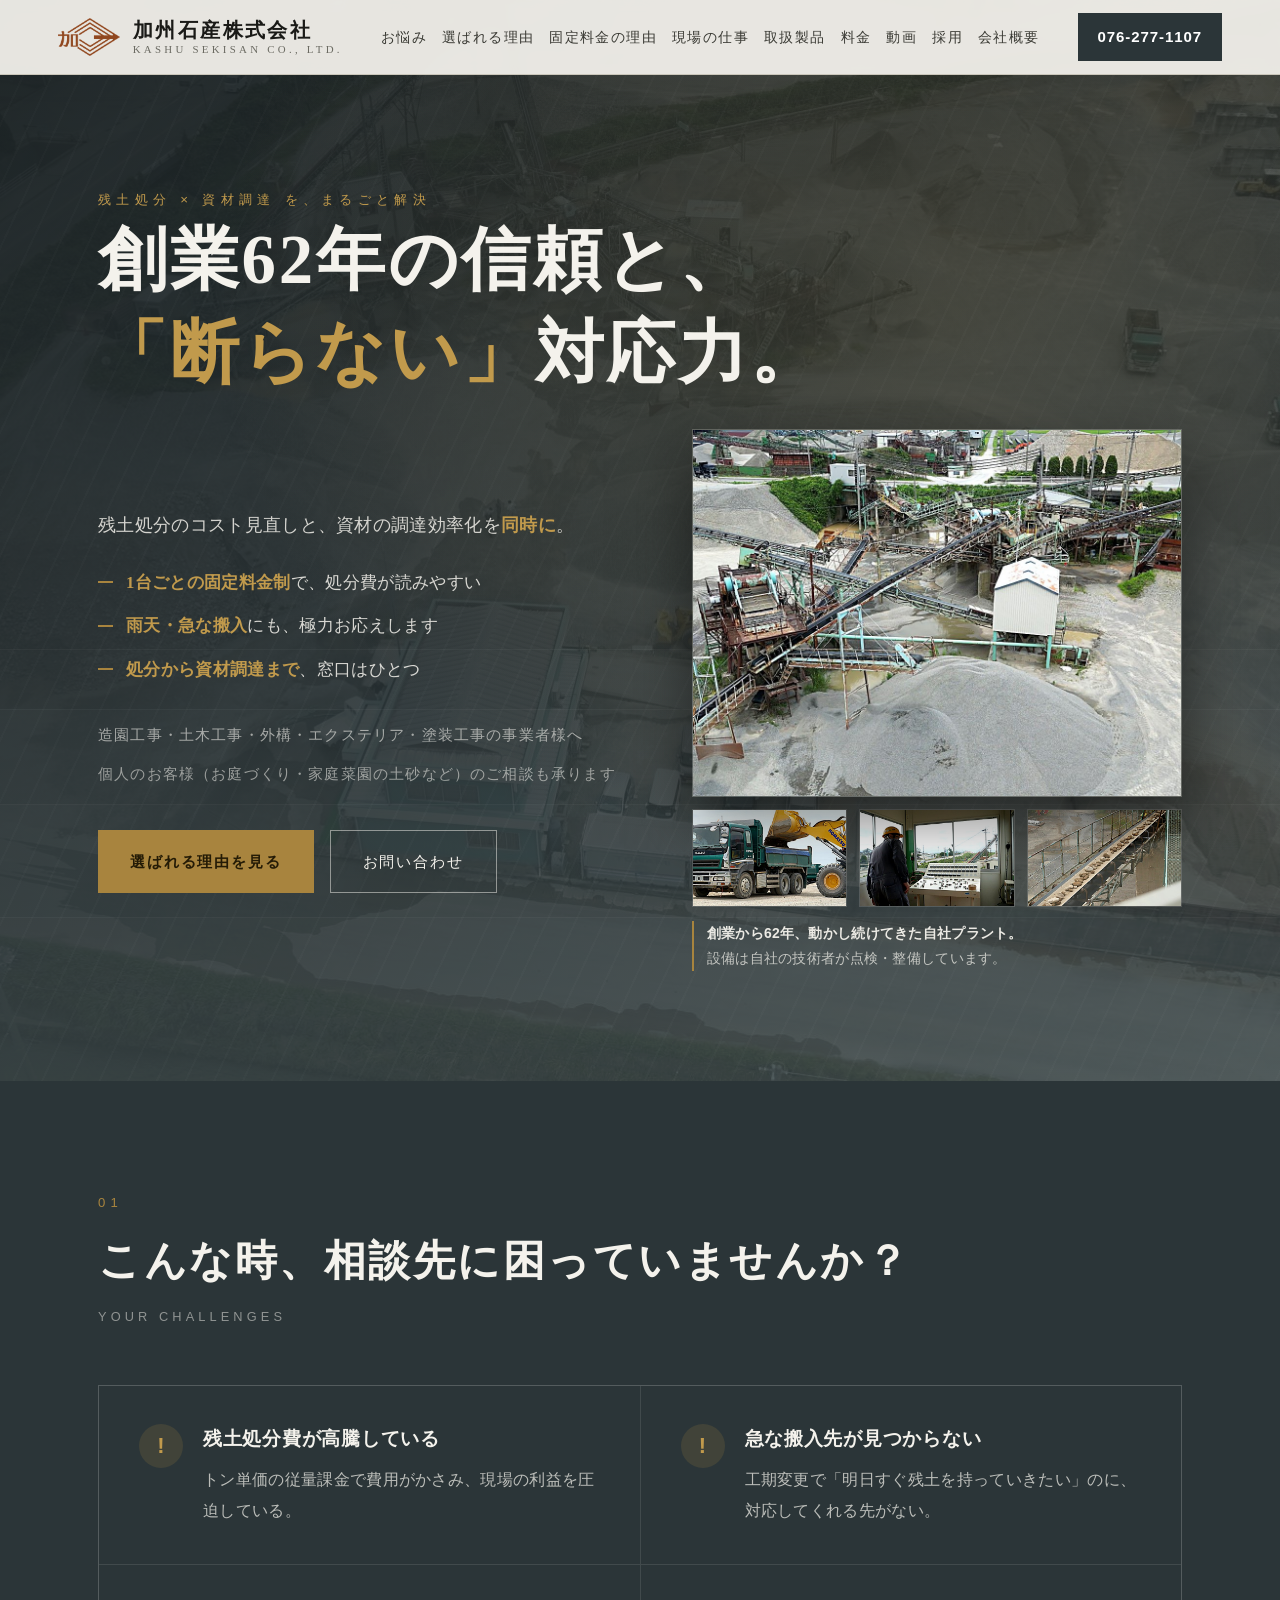
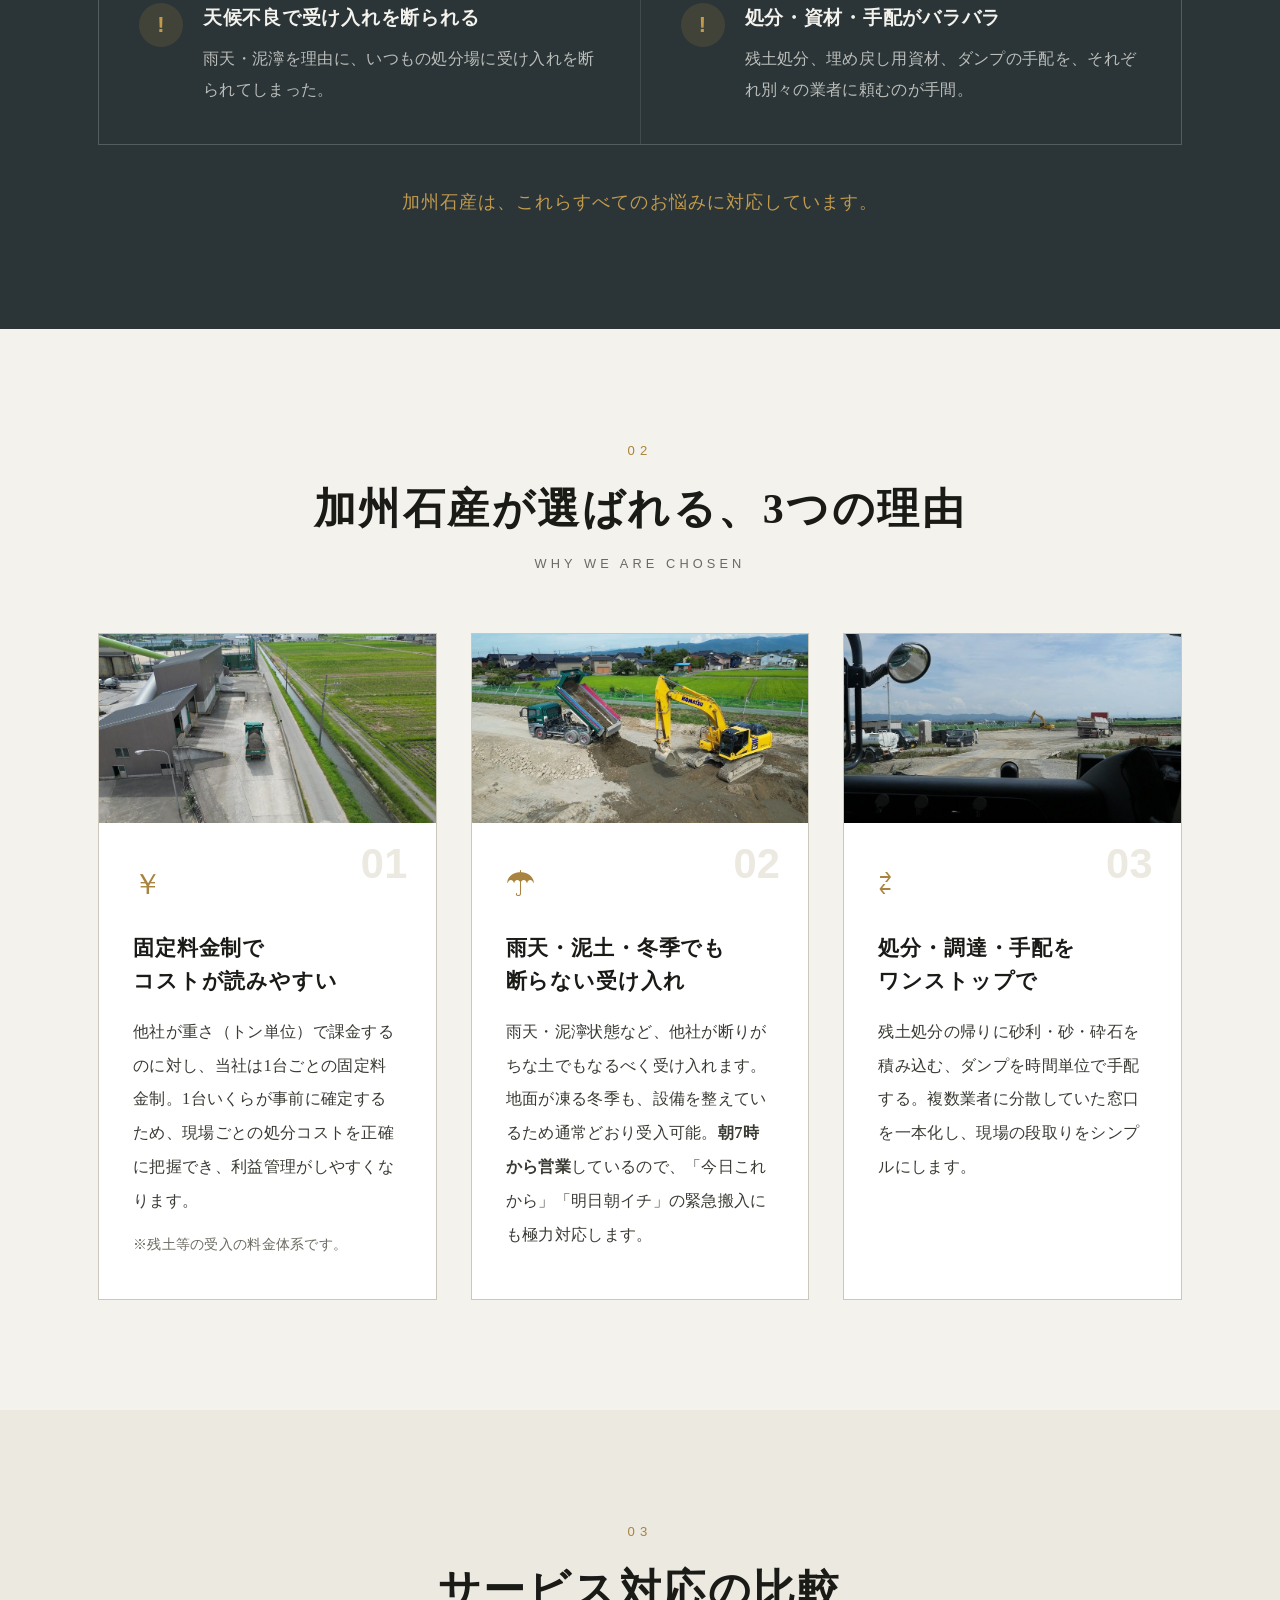
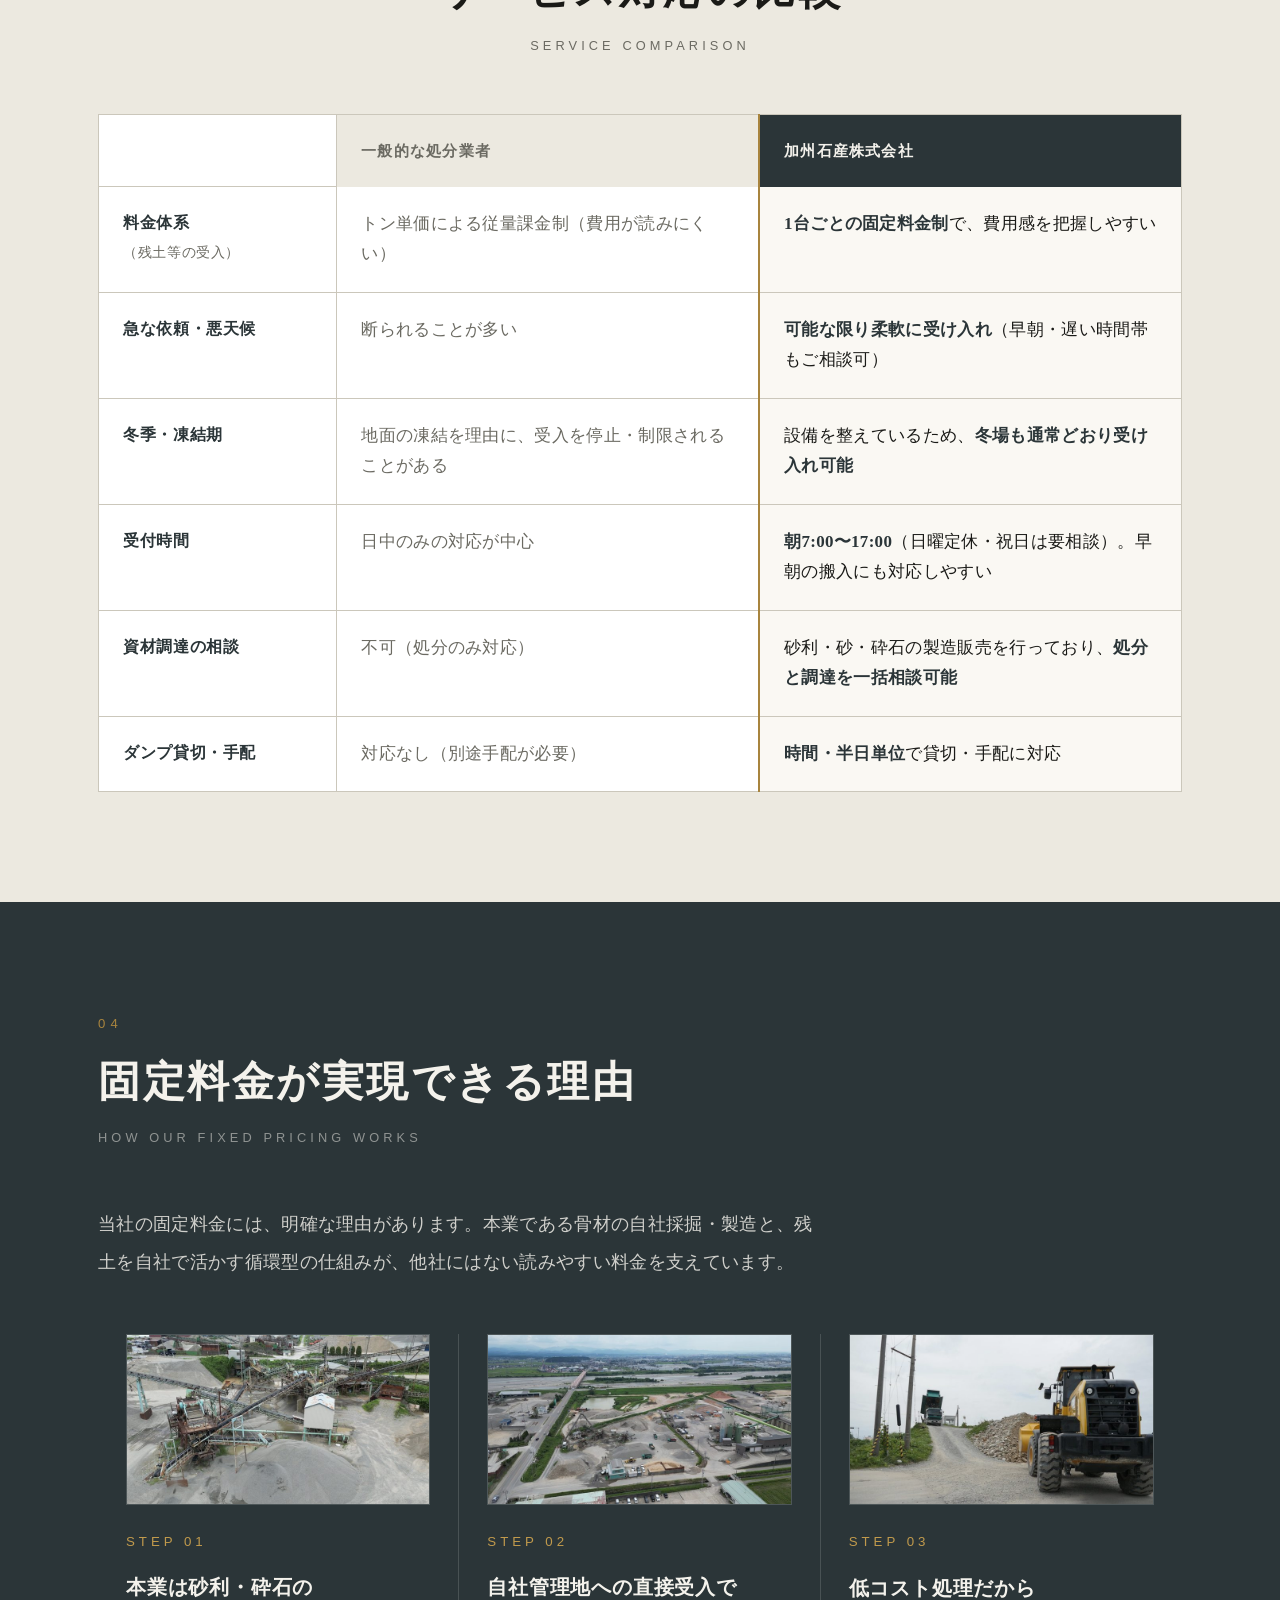
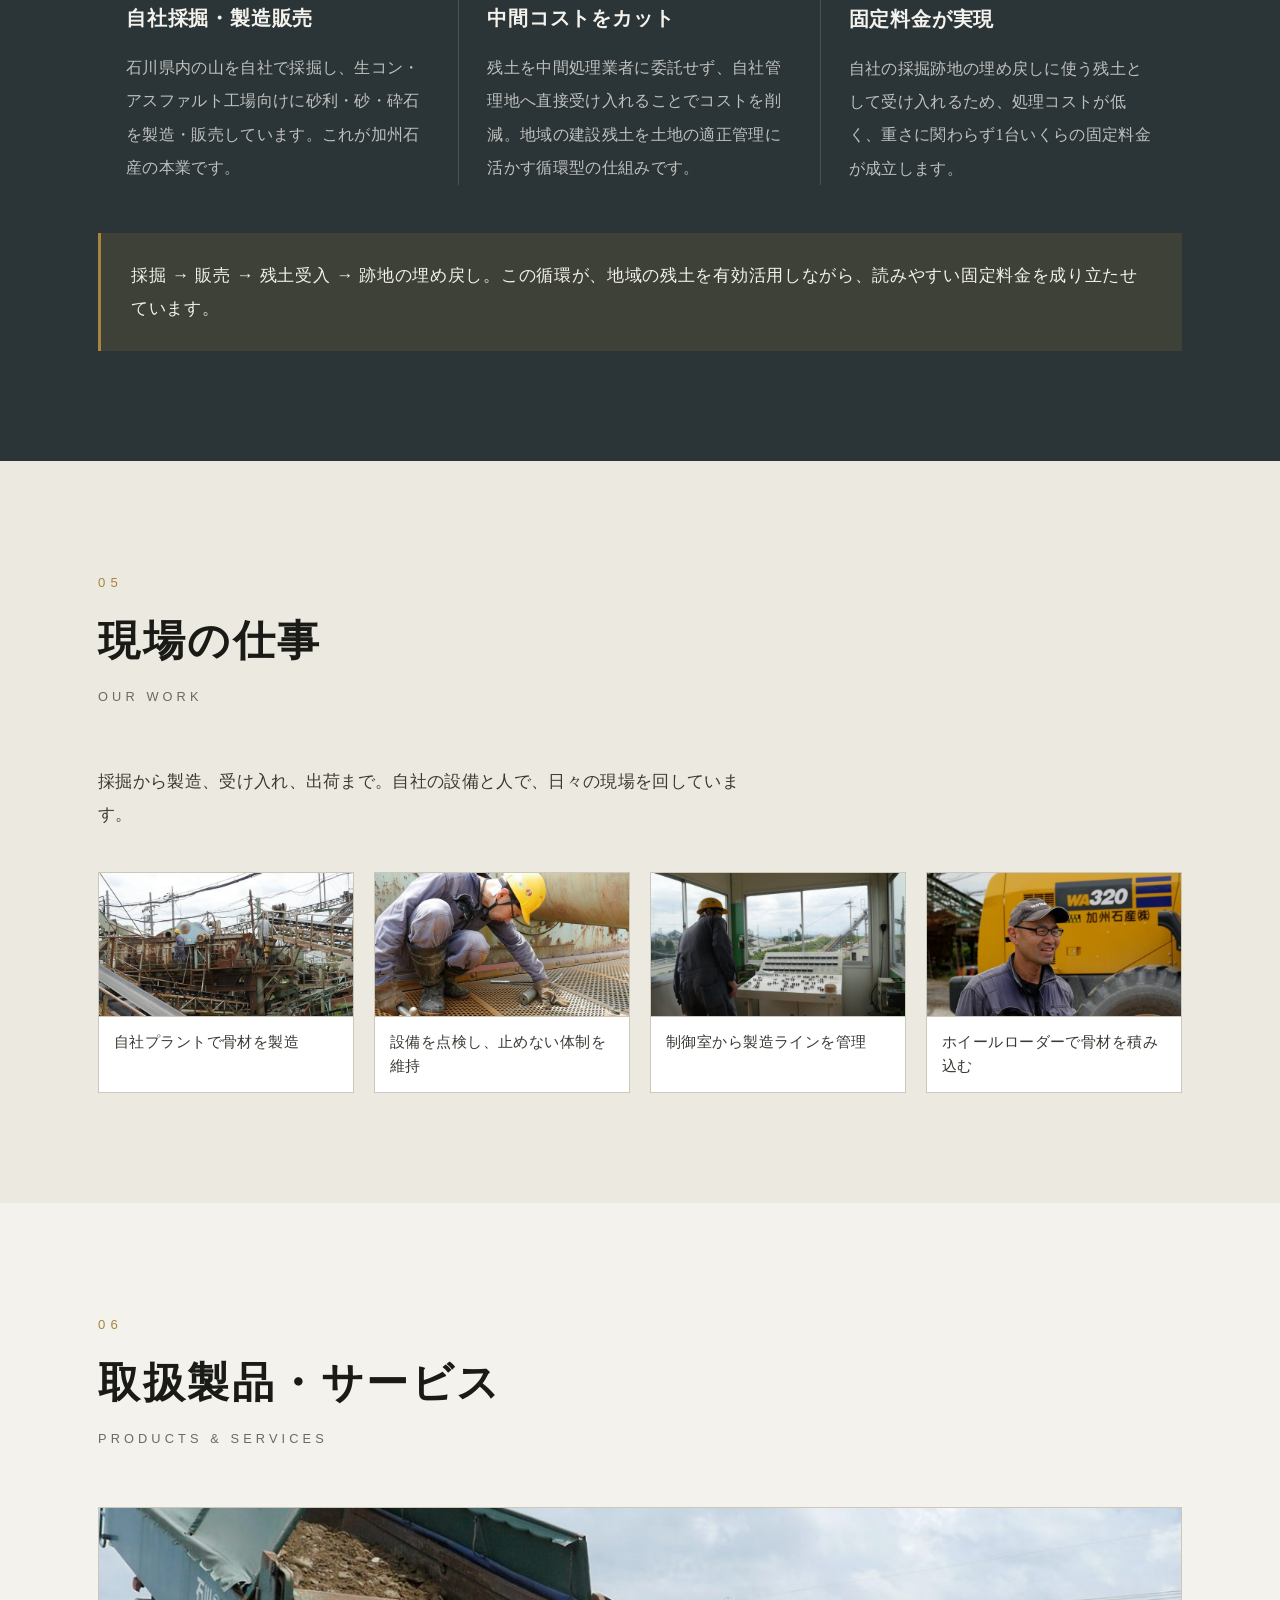
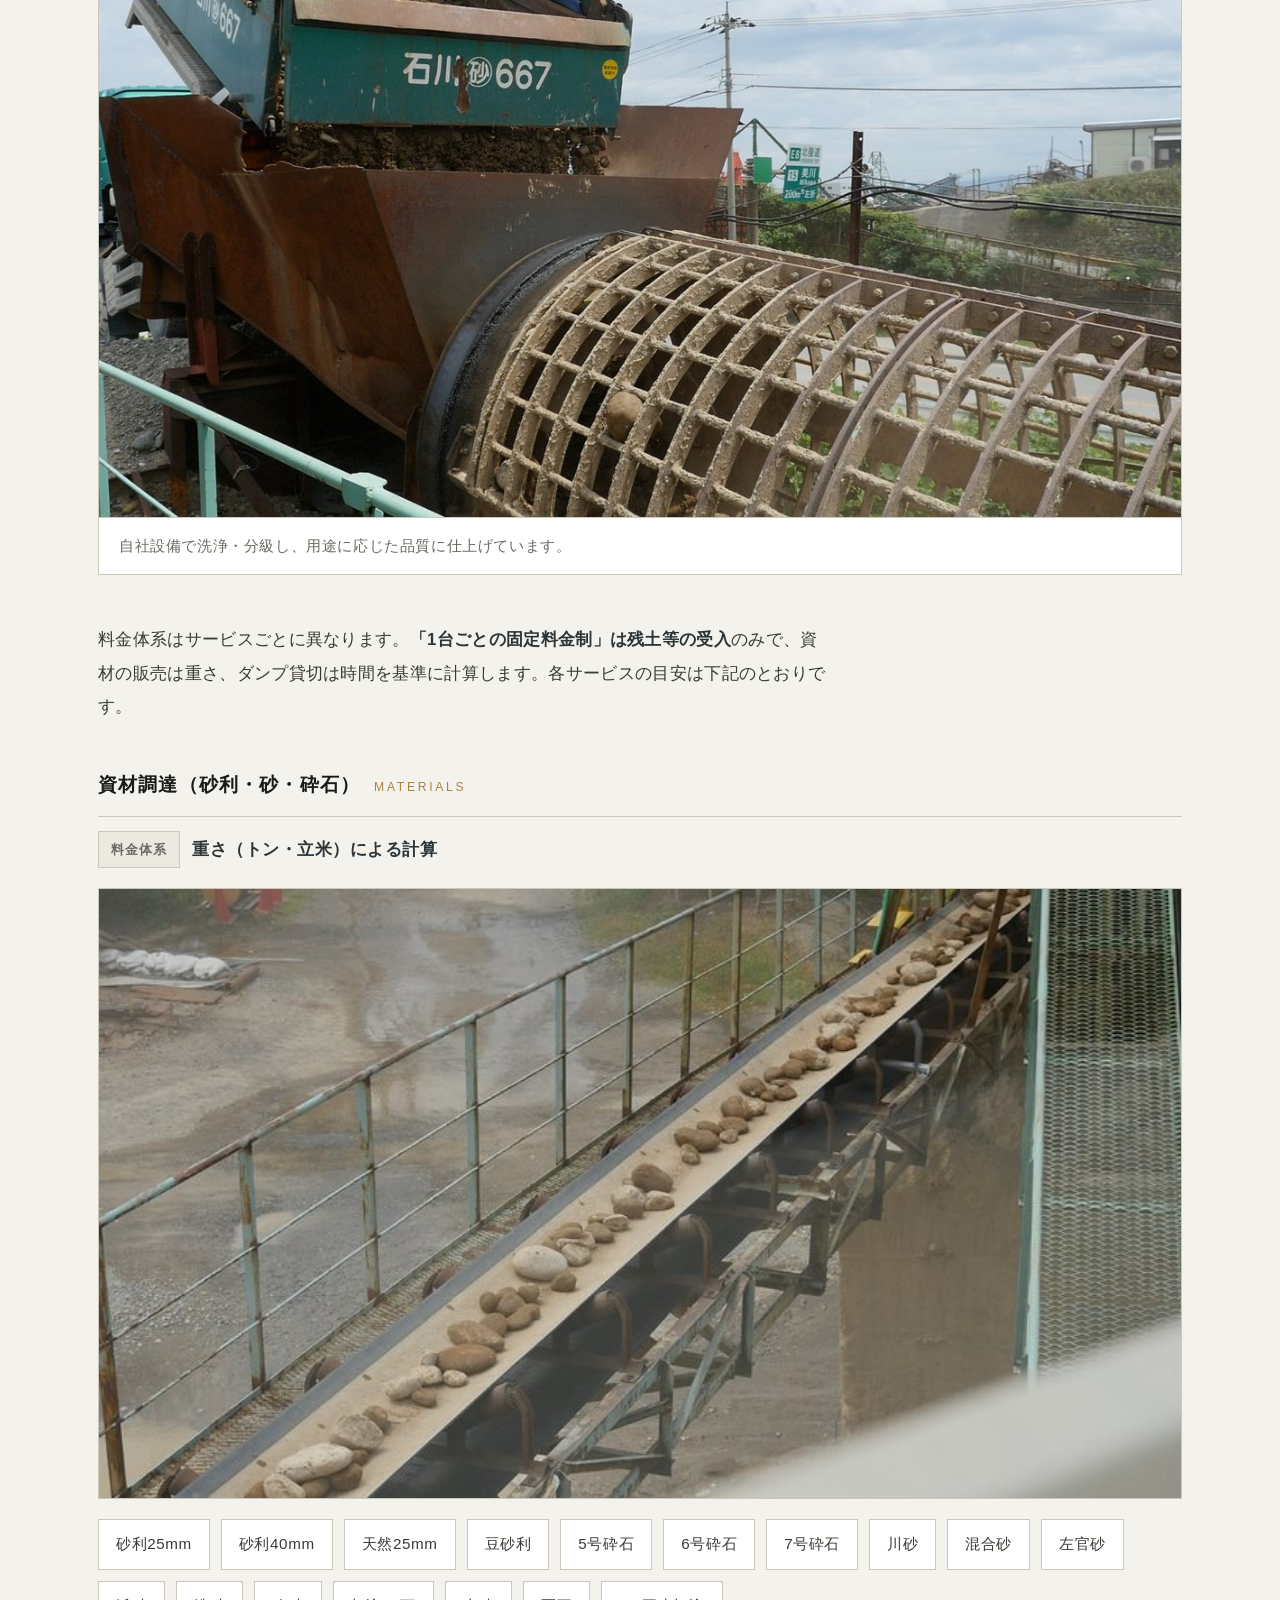
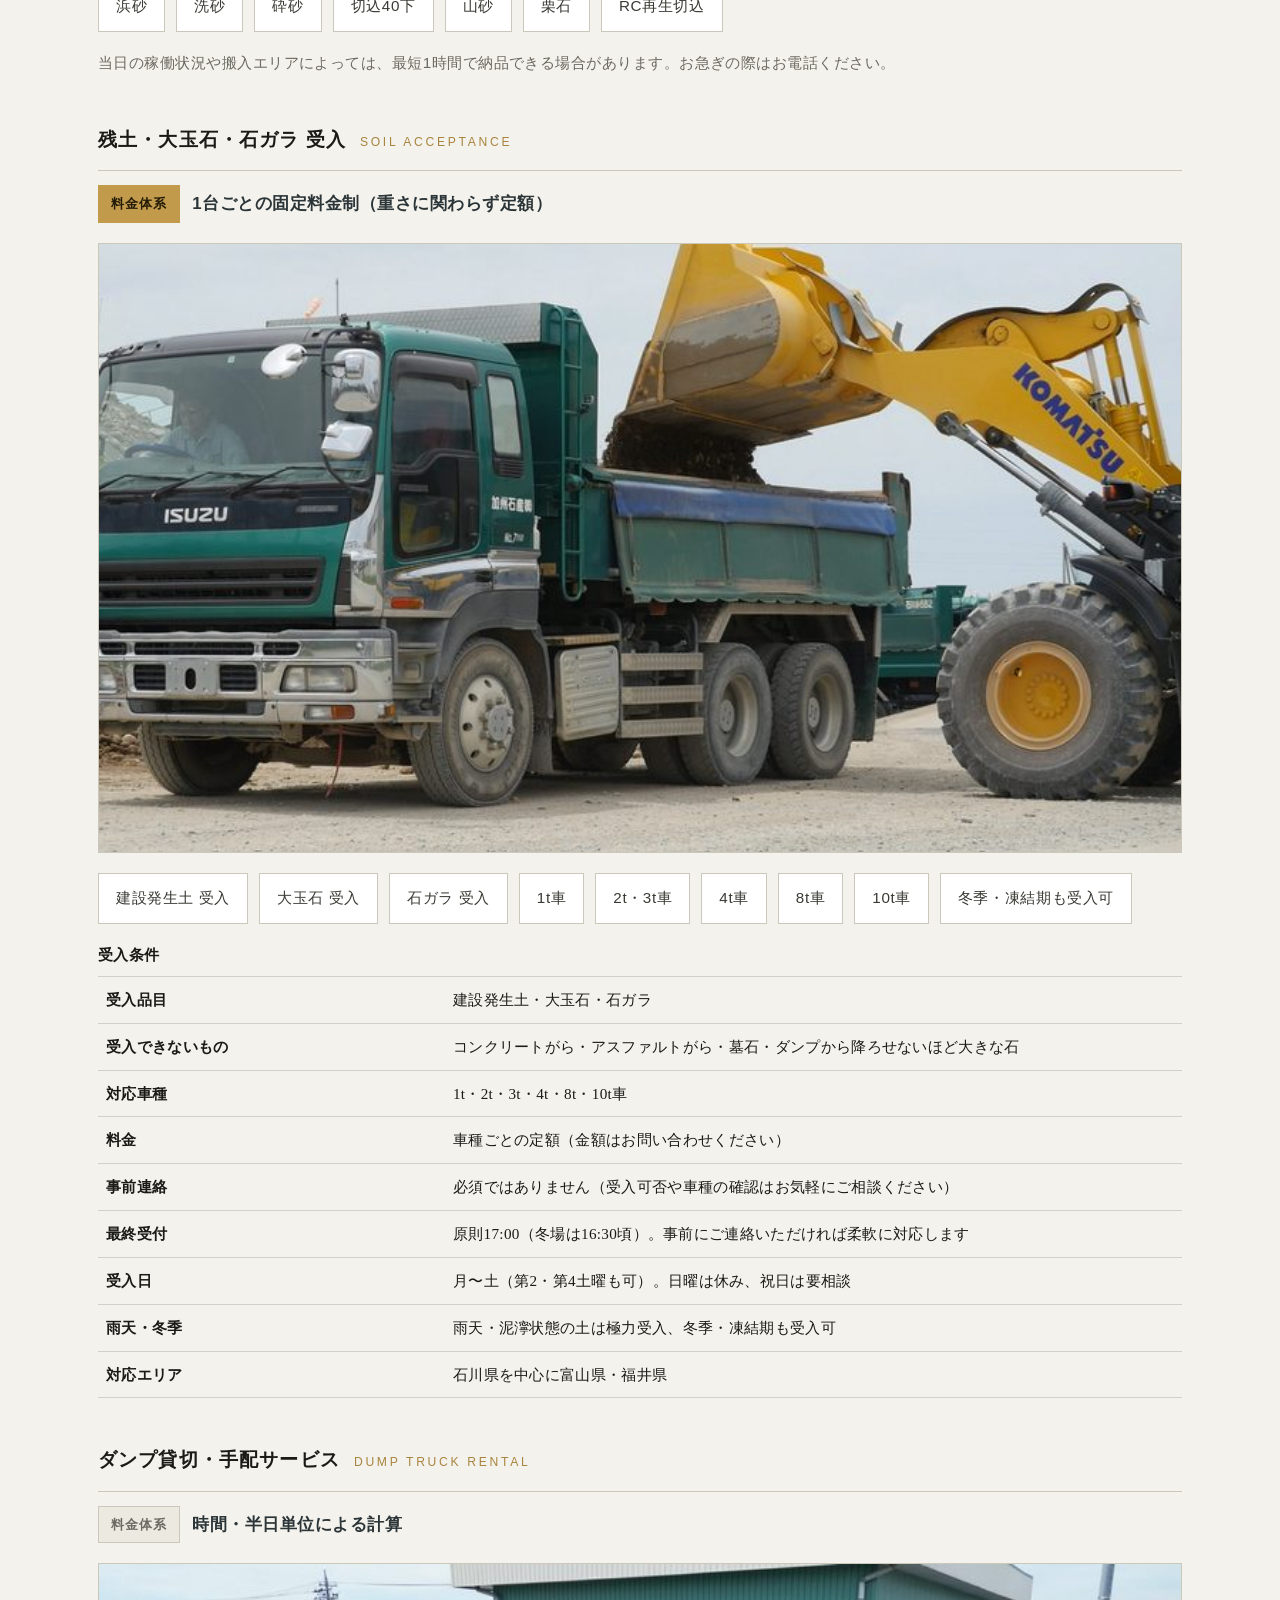
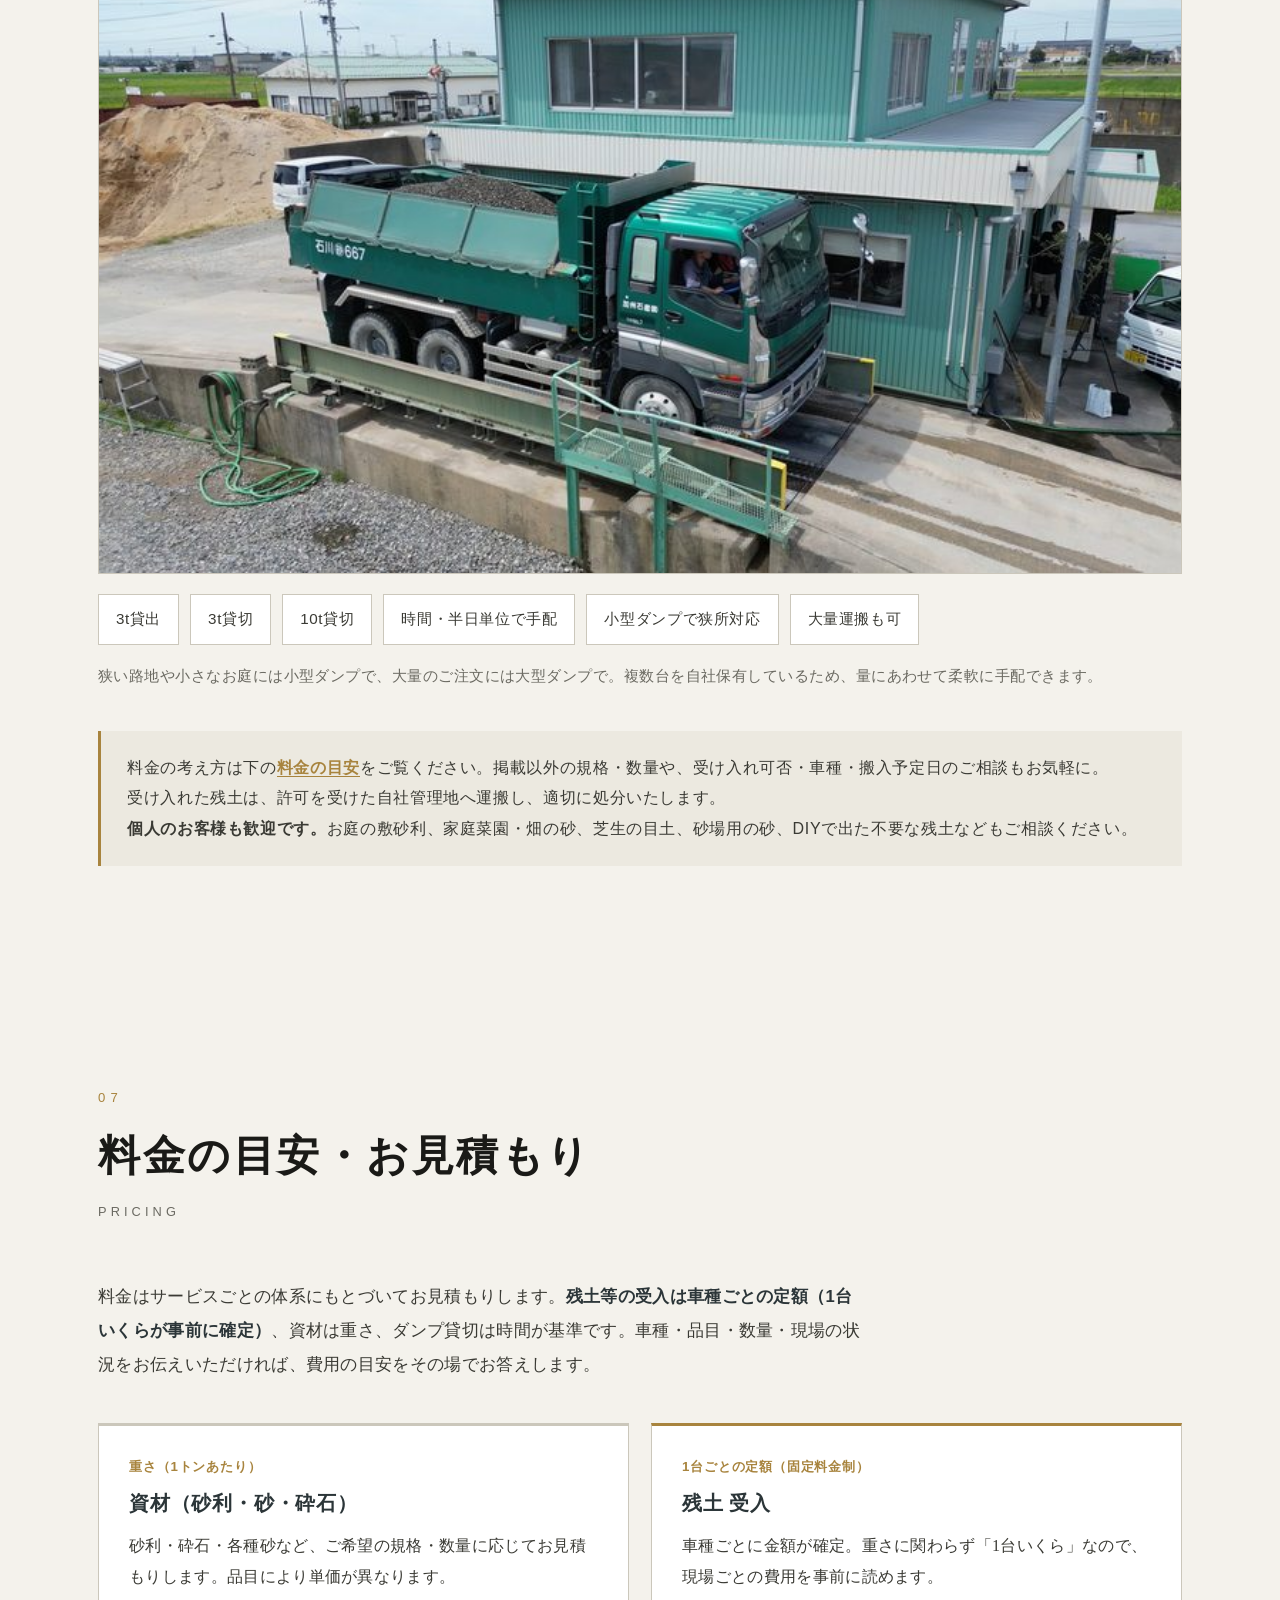
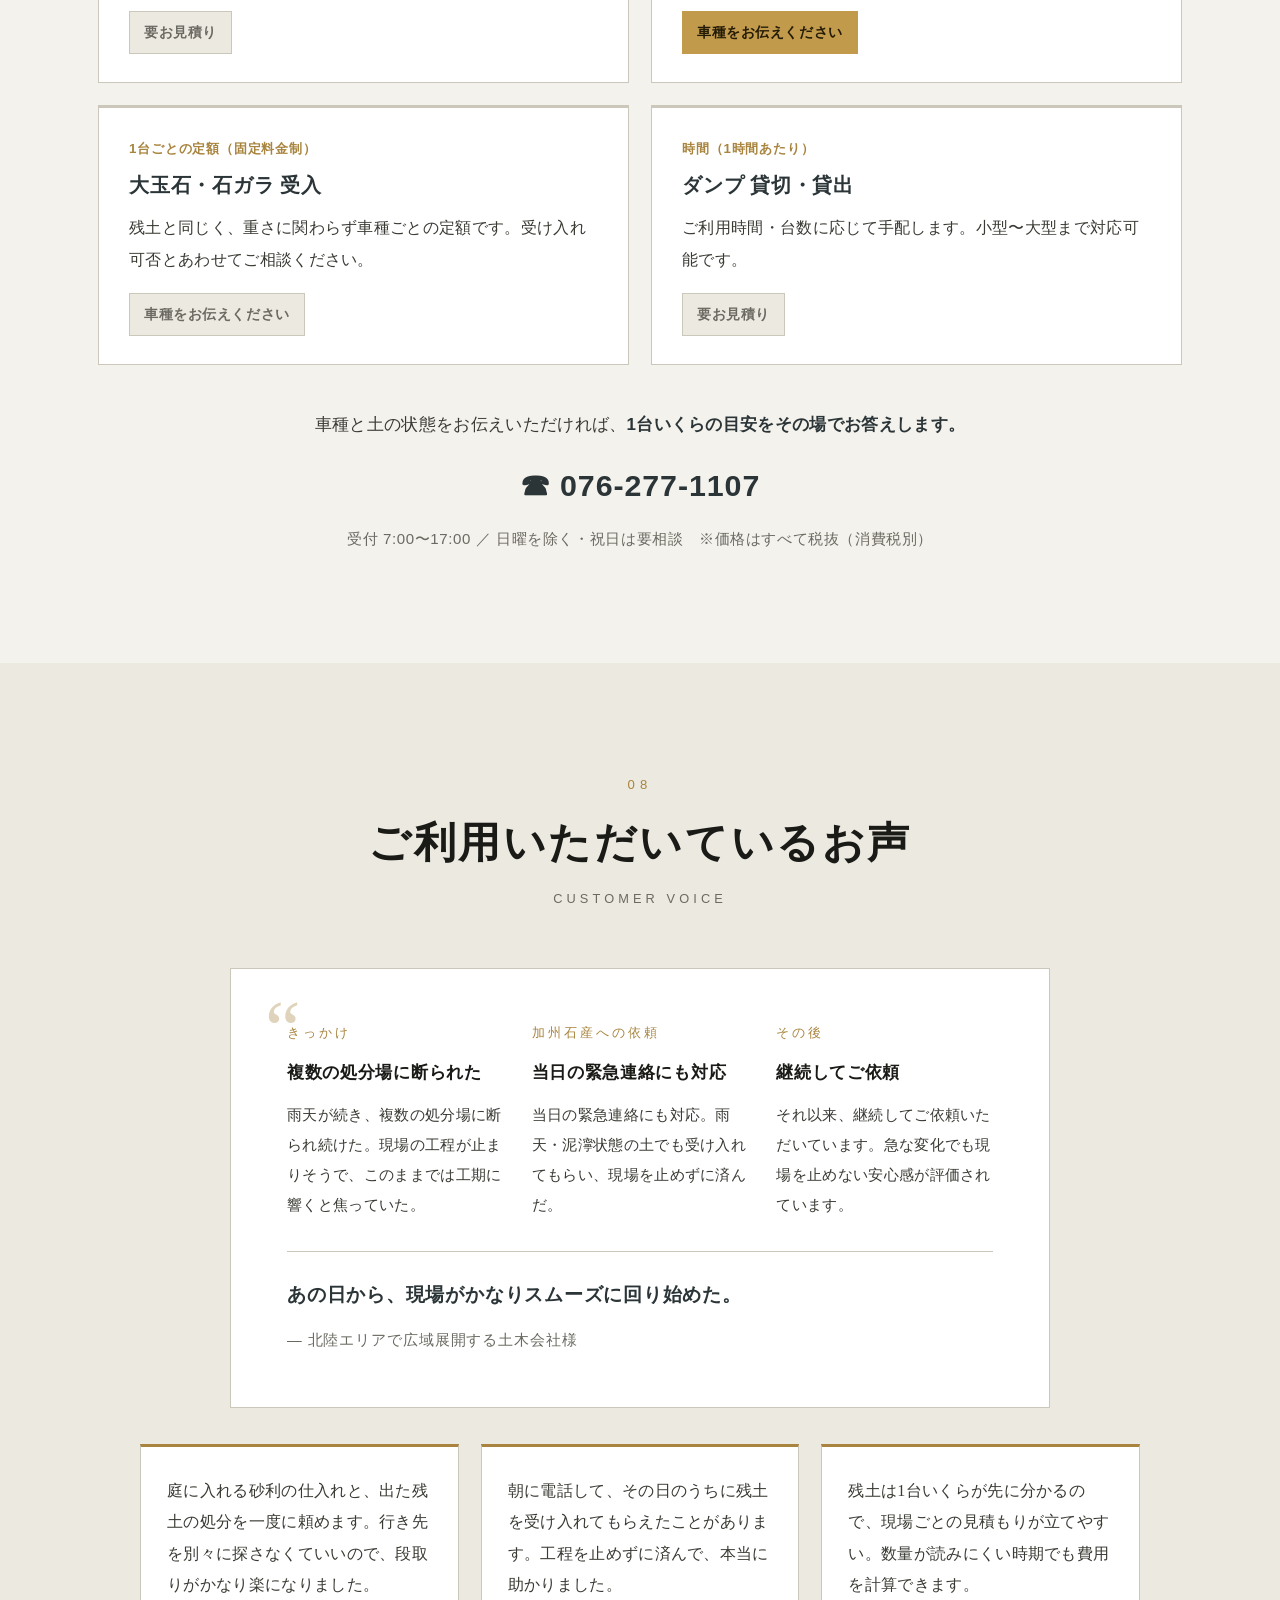
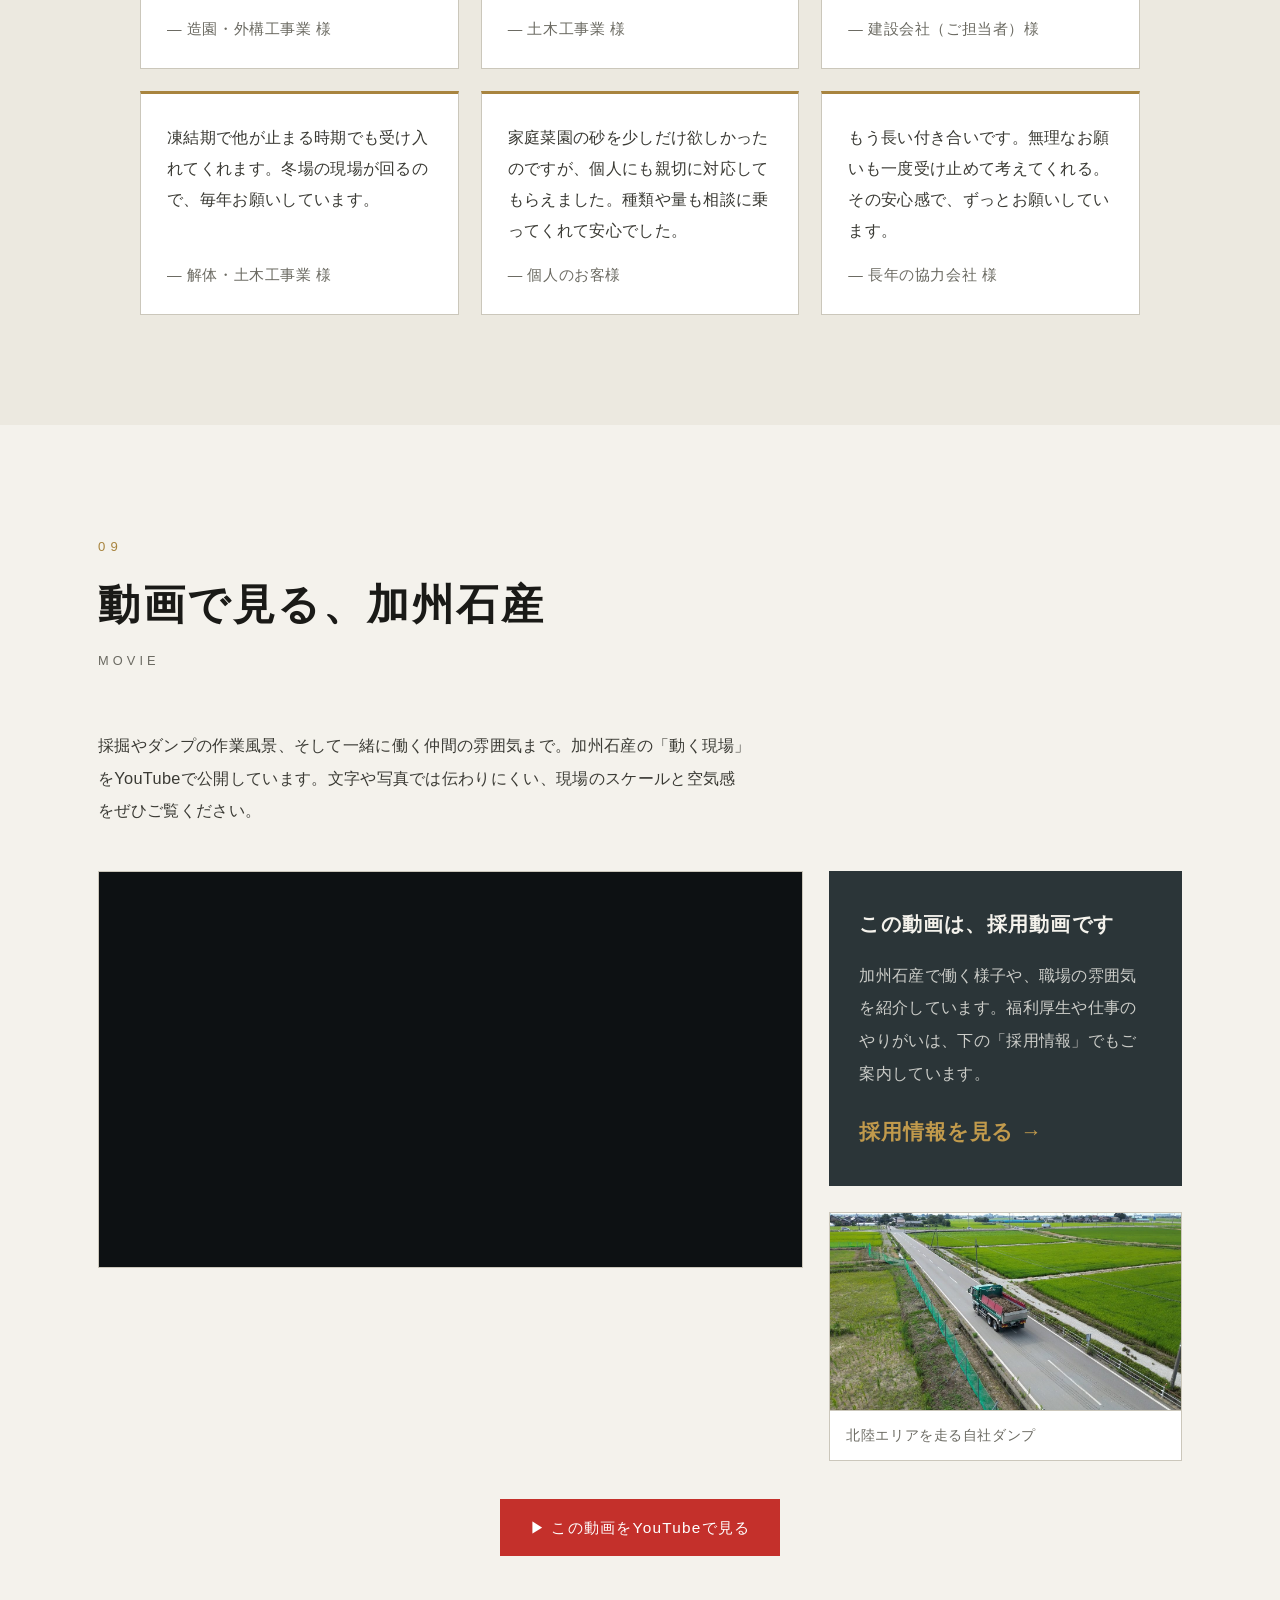
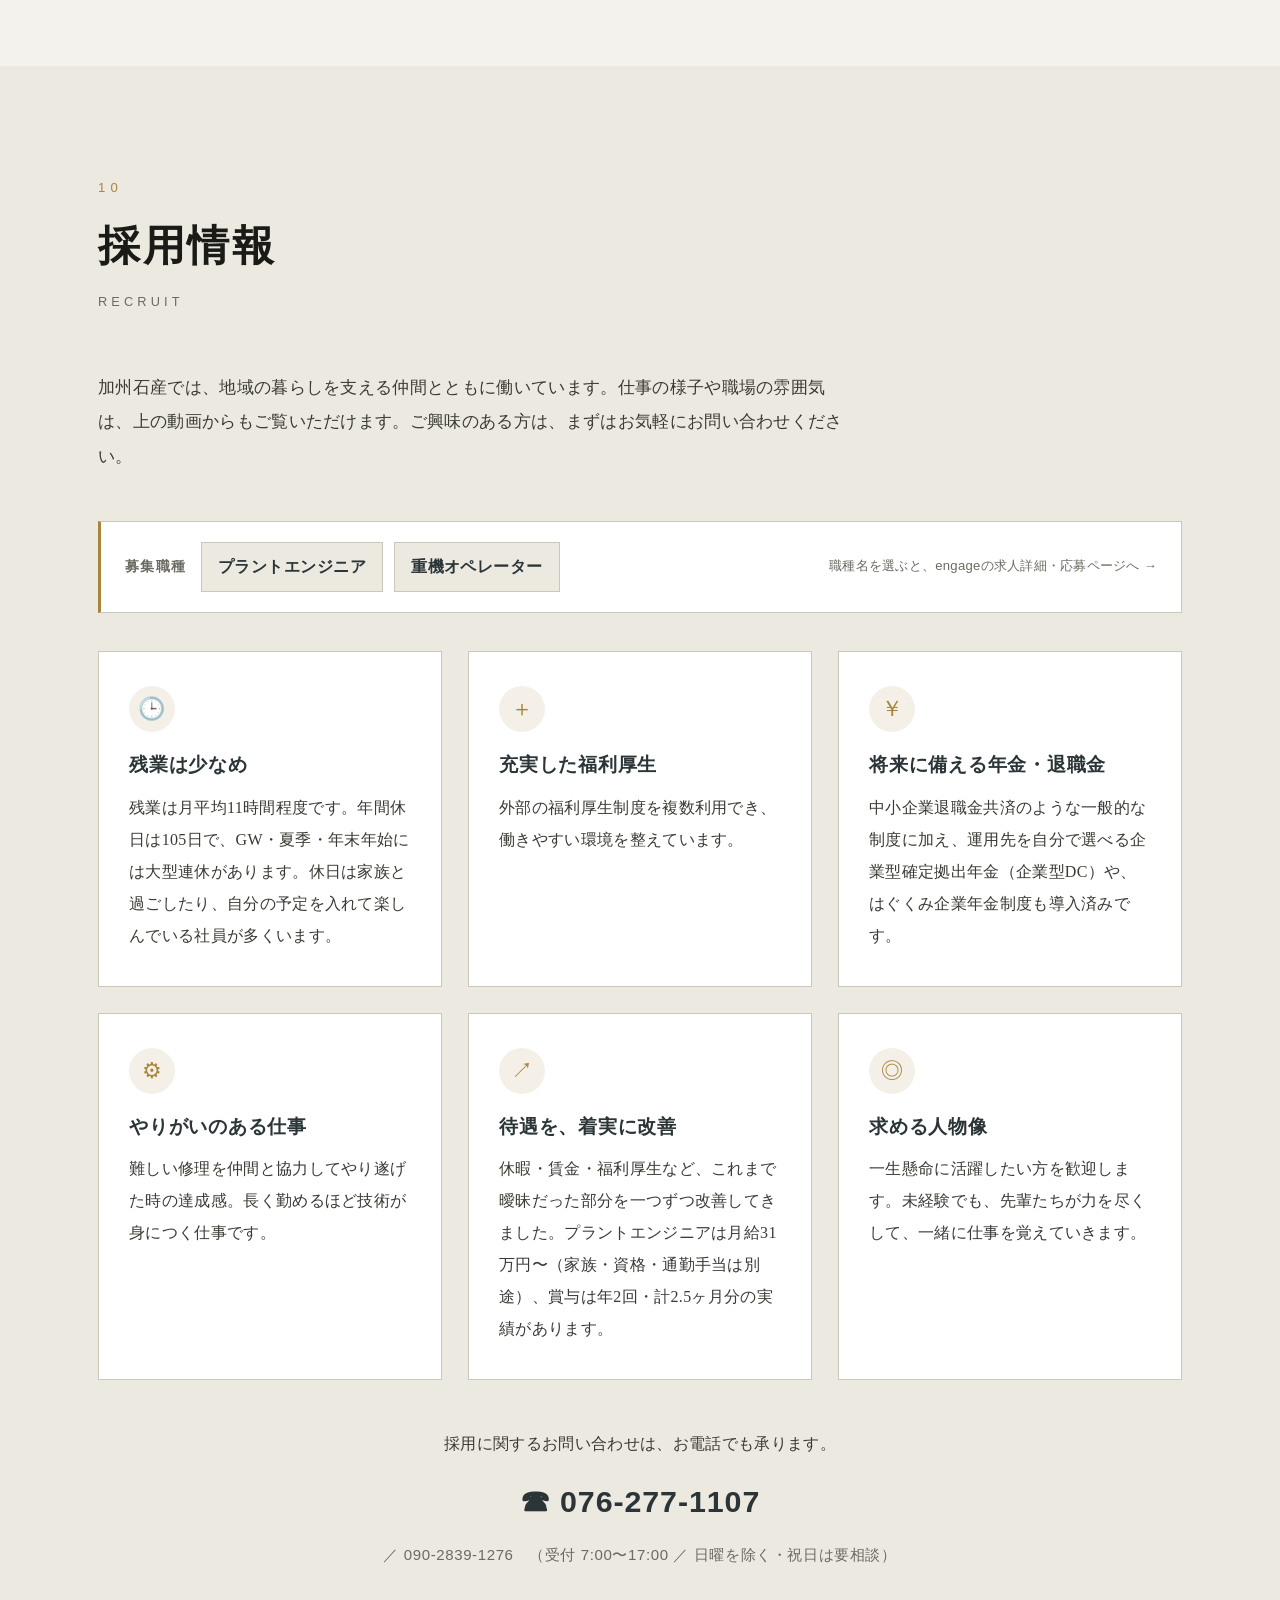
<file: index.html>
<!DOCTYPE html>
<html lang="ja">
<head>
<meta charset="UTF-8">
<meta name="viewport" content="width=device-width, initial-scale=1.0">
<meta name="theme-color" content="#2b3538">
<!-- Google Search Console 所有権確認（旧 github.io プロパティ用） -->
<meta name="google-site-verification" content="vH-C37ds_TNWol1h1TcI9S4VDnLAT8ITwTBFGMp3u8k" />
<!-- Google Search Console 所有権確認（kashusekisan.com プロパティ用） -->
<meta name="google-site-verification" content="VZkOW4Xqs9Nvjt12IB4RC7bN0ZAVKUK58hQIuB7YaeU" />
<link rel="canonical" href="https://kashusekisan.com/">
<!-- JSが有効な時だけスクロール演出を使う。JS無し／JSエラー時も本文が必ず表示されるようにするための印。 -->
<script>
document.documentElement.className+=' js';
/* 最終保険：script.js が途中で失敗しても、4秒後に必ず全ての本文を表示する */
window.addEventListener('load',function(){setTimeout(function(){
  var n=document.querySelectorAll('.reveal');for(var i=0;i<n.length;i++)n[i].classList.add('in');
},4000);});
</script>
<title>加州石産株式会社 | 残土処分と資材調達を、まるごと解決。</title>
<meta name="description" content="加州石産株式会社は石川県川北町の骨材製造・残土受入業者。造園・土木・外構工事業者様へ、固定料金制の残土処分と砂利・砂・砕石の調達をワンストップでご提供。雨天・急な搬入にも断らず対応します。">

<!-- ===== favicon（加州石産ロゴマーク） ===== -->
<link rel="icon" type="image/png" href="images/favicon.png">
<link rel="apple-touch-icon" href="images/apple-touch-icon.png">

<!-- ===== OGP / SNSシェア用 =====
     ▼ 公開URL: https://kashusekisan.com/
       独自ドメインに変更した場合は、下の og:url / og:image / twitter:image を差し替えてください。 -->
<meta property="og:type" content="website">
<meta property="og:site_name" content="加州石産株式会社">
<meta property="og:title" content="加州石産株式会社 | 残土処分と資材調達を、まるごと解決。">
<meta property="og:description" content="石川県川北町の骨材製造・残土受入業者。固定料金制の残土処分と、砂利・砂・砕石の調達をワンストップでご提供。雨天・急な搬入にも極力対応します。">
<meta property="og:url" content="https://kashusekisan.com/">
<meta property="og:image" content="https://kashusekisan.com/images/ogp.jpg">
<meta property="og:locale" content="ja_JP">
<meta name="twitter:card" content="summary_large_image">
<meta name="twitter:title" content="加州石産株式会社 | 残土処分と資材調達を、まるごと解決。">
<meta name="twitter:description" content="固定料金制の残土処分と、砂利・砂・砕石の調達をワンストップで。雨天・急な搬入にも極力対応します。">
<meta name="twitter:image" content="https://kashusekisan.com/images/ogp.jpg">

<link rel="stylesheet" href="style.css">

<!-- ===== 構造化データ：検索エンジンに会社情報を正確に伝える（Google検索での表示に影響） ===== -->
<script type="application/ld+json">
{
  "@context": "https://schema.org",
  "@type": "LocalBusiness",
  "@id": "https://kashusekisan.com/#business",
  "name": "加州石産株式会社",
  "description": "石川県能美郡川北町の骨材製造・残土受入業者。1台ごとの固定料金制による残土処分と、砂利・砂・砕石の製造販売をワンストップで提供しています。",
  "url": "https://kashusekisan.com/",
  "logo": "https://kashusekisan.com/images/logo.png",
  "image": "https://kashusekisan.com/images/ogp.jpg",
  "telephone": "+81-76-277-1107",
  "faxNumber": "+81-76-277-1106",
  "address": {
    "@type": "PostalAddress",
    "postalCode": "923-1276",
    "addressCountry": "JP",
    "addressRegion": "石川県",
    "addressLocality": "能美郡川北町",
    "streetAddress": "橘字コ162"
  },
  "geo": { "@type": "GeoCoordinates", "latitude": 36.4677241, "longitude": 136.5068762 },
  "openingHoursSpecification": [{
    "@type": "OpeningHoursSpecification",
    "dayOfWeek": ["Monday","Tuesday","Wednesday","Thursday","Friday","Saturday"],
    "opens": "07:00", "closes": "17:00"
  }],
  "areaServed": [
    { "@type": "AdministrativeArea", "name": "石川県" },
    { "@type": "AdministrativeArea", "name": "富山県" },
    { "@type": "AdministrativeArea", "name": "福井県" }
  ],
  "sameAs": ["https://www.instagram.com/kashusekisan/"],
  "hasOfferCatalog": {
    "@type": "OfferCatalog",
    "name": "取扱製品・サービス",
    "itemListElement": [
      { "@type": "Offer", "itemOffered": { "@type": "Service", "name": "建設発生土・石ガラ・大玉石の受入処分" } },
      { "@type": "Offer", "itemOffered": { "@type": "Service", "name": "砂利・砂・砕石の製造販売" } },
      { "@type": "Offer", "itemOffered": { "@type": "Service", "name": "大型・小型ダンプの貸切・手配" } }
    ]
  }
}
</script>

<!-- ===== 構造化データ：よくある質問（Google検索でのFAQ表示に対応） ===== -->
<script type="application/ld+json">
{
  "@context": "https://schema.org",
  "@type": "FAQPage",
  "mainEntity": [
    { "@type": "Question", "name": "個人でも依頼できますか？", "acceptedAnswer": { "@type": "Answer", "text": "はい、個人のお客様も歓迎です。お庭の敷砂利、家庭菜園・畑の砂、芝生の目土、砂場用の砂、DIYで出た不要な残土など、少量でもお気軽にご相談ください。" } },
    { "@type": "Question", "name": "雨の日や、急な搬入でも受け入れてもらえますか？", "acceptedAnswer": { "@type": "Answer", "text": "可能な限り対応します。雨天・泥濘状態の土や、当日の緊急連絡にも極力お応えしています。現場状況により応相談となる場合があります。" } },
    { "@type": "Question", "name": "少量でも購入・処分できますか？", "acceptedAnswer": { "@type": "Answer", "text": "はい、数量の大小にかかわらず承ります。掲載以外の規格・数量についてもご相談いただけます。" } },
    { "@type": "Question", "name": "どんな土でも受け入れてもらえますか？", "acceptedAnswer": { "@type": "Answer", "text": "建設発生土・大玉石・石ガラを受け入れています。コンクリートがら・アスファルトがら・墓石・ダンプから降ろせないほど大きな石は受け入れできません。判断に迷うものは「品物の種類」と「車種」をお伝えいただければ、可否をお答えします。" } },
    { "@type": "Question", "name": "搬入の事前連絡は必要ですか？受付は何時までですか？", "acceptedAnswer": { "@type": "Answer", "text": "事前連絡は必須ではありません。最終受付は原則17:00（冬場は16:30頃）で、事前にご連絡いただければ柔軟に対応します。第2・第4土曜も受け入れています。日曜は休み、祝日は要相談です。" } },
    { "@type": "Question", "name": "料金はどのくらいですか？", "acceptedAnswer": { "@type": "Answer", "text": "残土等の受入は車種ごとの定額（固定料金制）、資材は重さ、ダンプ貸切は時間が基準です。車種・品目・数量・現場の状況をお伝えいただければ、費用の目安をその場でお答えします。価格はすべて税抜です。" } },
    { "@type": "Question", "name": "対応エリアはどこまでですか？", "acceptedAnswer": { "@type": "Answer", "text": "石川県を中心に、富山県・福井県を加えた北陸3県に対応しています。" } },
    { "@type": "Question", "name": "見積もりや相談は無料ですか？", "acceptedAnswer": { "@type": "Answer", "text": "はい、お見積り・ご相談は無料です。お電話またはお問い合わせフォームよりお気軽にどうぞ。" } }
  ]
}
</script>
</head>
<body>

<header>
  <div class="wrap nav">
    <a href="#top" class="brand">
      <img src="images/logo.png" alt="加州石産株式会社 ロゴ" class="brand-logo" width="195" height="120">
      <span class="brand-text">
        <span class="mark">加州石産株式会社</span>
        <span class="sub">KASHU SEKISAN CO., LTD.</span>
      </span>
    </a>
    <nav>
      <ul class="menu">
        <li><a href="#problems">お悩み</a></li>
        <li><a href="#reasons">選ばれる理由</a></li>
        <li><a href="#why">固定料金の理由</a></li>
        <li><a href="#worksite">現場の仕事</a></li>
        <li><a href="#products">取扱製品</a></li>
        <li><a href="#price">料金</a></li>
        <li><a href="#movie">動画</a></li>
        <li><a href="#recruit">採用</a></li>
        <li><a href="#company">会社概要</a></li>
      </ul>
    </nav>
    <a href="tel:0762771107" class="navtel">076-277-1107</a>
    <button class="burger" id="burger" aria-label="メニュー"><span></span><span></span><span></span></button>
  </div>
</header>

<div class="mobile-menu" id="mobileMenu">
  <a href="#problems">お悩み</a>
  <a href="#reasons">選ばれる理由</a>
  <a href="#why">固定料金の理由</a>
  <a href="#worksite">現場の仕事</a>
  <a href="#products">取扱製品</a>
  <a href="#price">料金</a>
  <a href="#movie">動画</a>
  <a href="#recruit">採用</a>
  <a href="#company">会社概要</a>
  <a href="#sdgs">SDGs</a>
  <a href="#faq">よくあるご質問</a>
  <a href="#contact">お問い合わせ</a>
</div>

<section class="hero" id="top">
  <div class="hero-photo" aria-hidden="true"></div>
  <div class="strata"><span></span><span></span><span></span><span></span></div>
  <div class="wrap hero-inner">
    <div class="hero-head">
      <span class="eyebrow">残土処分 × 資材調達 を、まるごと解決</span>
      <h1>
        <span class="l">創業62年の信頼と、</span>
        <span class="l"><span class="accent">「断らない」</span>対応力。</span>
      </h1>
    </div>

    <div class="hero-body">
    <div class="hero-copy">
      <p class="hero-lead">残土処分のコスト見直しと、資材の調達効率化を<em>同時に</em>。</p>
      <ul class="hero-points">
        <li><strong>1台ごとの固定料金制</strong>で、処分費が読みやすい</li>
        <li><strong>雨天・急な搬入</strong>にも、極力お応えします</li>
        <li><strong>処分から資材調達まで</strong>、窓口はひとつ</li>
      </ul>

      <div class="hero-visual hv-sp">
        <figure class="hv-main"><img src="images/hero-main.jpg" alt="自社の骨材製造プラント全景と砕石の山（空撮）" width="1000" height="750"></figure>
        <div class="hv-thumbs">
          <figure><img src="images/hero-t1.jpg" alt="重機でダンプトラックへ土砂を積み込む様子" width="560" height="350"></figure>
          <figure><img src="images/hero-t2.jpg" alt="制御室で製造ラインを運転操作する様子" width="560" height="350"></figure>
          <figure><img src="images/hero-t3.jpg" alt="ベルトコンベアで搬送される砂利（製品）" width="560" height="350"></figure>
        </div>
        <p class="hv-caption"><strong>創業から62年、動かし続けてきた自社プラント。</strong>設備は自社の技術者が点検・整備しています。</p>
      </div>

      <p class="target">造園工事・土木工事・外構・エクステリア・塗装工事の事業者様へ
        <span class="target-sub">個人のお客様（お庭づくり・家庭菜園の土砂など）のご相談も承ります</span>
      </p>
      <div class="hero-cta">
        <a href="#reasons" class="btn btn-solid">選ばれる理由を見る</a>
        <a href="#contact" class="btn btn-line">お問い合わせ</a>
      </div>
    </div>

    <div class="hero-visual hv-pc">
      <figure class="hv-main">
        <img src="images/hero-main.jpg" alt="自社の骨材製造プラント全景と砕石の山（空撮）" width="1000" height="750" fetchpriority="high">
      </figure>
      <div class="hv-thumbs">
        <figure><img src="images/hero-t1.jpg" alt="重機でダンプトラックへ土砂を積み込む様子" width="560" height="350"></figure>
        <figure><img src="images/hero-t2.jpg" alt="制御室で製造ラインを運転操作する様子" width="560" height="350"></figure>
        <figure><img src="images/hero-t3.jpg" alt="ベルトコンベアで搬送される砂利（製品）" width="560" height="350"></figure>
      </div>
      <p class="hv-caption"><strong>創業から62年、動かし続けてきた自社プラント。</strong>設備は自社の技術者が点検・整備しています。</p>
    </div>
    </div>
  </div>
</section>

<section class="problems" id="problems">
  <div class="wrap">
    <div class="lead reveal">
      <span class="num">01</span>
      <h2>こんな時、相談先に<br class="sp-br">困っていませんか？</h2>
      <span class="en">YOUR CHALLENGES</span>
    </div>
    <div class="prob-grid reveal">
      <div class="pcard">
        <span class="ic">!</span>
        <div>
          <h3>残土処分費が高騰している</h3>
          <p>トン単価の従量課金で費用がかさみ、現場の利益を圧迫している。</p>
        </div>
      </div>
      <div class="pcard">
        <span class="ic">!</span>
        <div>
          <h3>急な搬入先が見つからない</h3>
          <p>工期変更で「明日すぐ残土を持っていきたい」のに、対応してくれる先がない。</p>
        </div>
      </div>
      <div class="pcard">
        <span class="ic">!</span>
        <div>
          <h3>天候不良で受け入れを断られる</h3>
          <p>雨天・泥濘を理由に、いつもの処分場に受け入れを断られてしまった。</p>
        </div>
      </div>
      <div class="pcard">
        <span class="ic">!</span>
        <div>
          <h3>処分・資材・手配がバラバラ</h3>
          <p>残土処分、埋め戻し用資材、ダンプの手配を、それぞれ別々の業者に頼むのが手間。</p>
        </div>
      </div>
    </div>
    <p class="prob-foot reveal">加州石産は、これらすべてのお悩みに対応しています。</p>
  </div>
</section>

<section class="reasons" id="reasons">
  <div class="wrap">
    <div class="lead center reveal">
      <span class="num">02</span>
      <h2>加州石産が選ばれる、3つの理由</h2>
      <span class="en">WHY WE ARE CHOSEN</span>
    </div>
    <div class="r-grid">
      <div class="rcard reveal">
        <div class="rphoto"><img src="images/reason-01.jpg" alt="構内を走行する自社ダンプ（空撮）" loading="lazy" width="880" height="495"></div>
        <div class="rbody">
          <span class="rn">01</span>
          <div class="ic">￥</div>
          <h3>固定料金制で<br>コストが読みやすい</h3>
          <p>他社が重さ（トン単位）で課金するのに対し、当社は1台ごとの固定料金制。1台いくらが事前に確定するため、現場ごとの処分コストを正確に把握でき、利益管理がしやすくなります。<span class="r-scope">※残土等の受入の料金体系です。</span></p>
        </div>
      </div>
      <div class="rcard reveal">
        <div class="rphoto"><img src="images/reason-02.jpg" alt="残土の受け入れと重機による整地" loading="lazy" width="880" height="495"></div>
        <div class="rbody">
          <span class="rn">02</span>
          <div class="ic">☂</div>
          <h3>雨天・泥土・冬季でも<br>断らない受け入れ</h3>
          <p>雨天・泥濘状態など、他社が断りがちな土でもなるべく受け入れます。地面が凍る冬季も、設備を整えているため通常どおり受入可能。<strong>朝7時から営業</strong>しているので、「今日これから」「明日朝イチ」の緊急搬入にも極力対応します。</p>
        </div>
      </div>
      <div class="rcard reveal">
        <div class="rphoto"><img src="images/reason-03.jpg" alt="ダンプの運転席から見た構内。重機・車両・設備が一か所に揃う" loading="lazy" width="880" height="495"></div>
        <div class="rbody">
          <span class="rn">03</span>
          <div class="ic">⇄</div>
          <h3>処分・調達・手配を<br>ワンストップで</h3>
          <p>残土処分の帰りに砂利・砂・砕石を積み込む、ダンプを時間単位で手配する。複数業者に分散していた窓口を一本化し、現場の段取りをシンプルにします。</p>
        </div>
      </div>
    </div>
  </div>
</section>

<section class="compare">
  <div class="wrap">
    <div class="lead center reveal">
      <span class="num">03</span>
      <h2>サービス対応の比較</h2>
      <span class="en">SERVICE COMPARISON</span>
    </div>
    <table class="cmp-table reveal">
      <thead>
        <tr>
          <th class="item"></th>
          <th class="them">一般的な処分業者</th>
          <th class="us">加州石産株式会社</th>
        </tr>
      </thead>
      <tbody>
        <tr>
          <td class="rowlabel">料金体系<br><span class="rl-note">（残土等の受入）</span></td>
          <td class="them-cell">トン単価による従量課金制（費用が読みにくい）</td>
          <td class="us-cell"><strong>1台ごとの固定料金制</strong>で、費用感を把握しやすい</td>
        </tr>
        <tr>
          <td class="rowlabel">急な依頼・悪天候</td>
          <td class="them-cell">断られることが多い</td>
          <td class="us-cell"><strong>可能な限り柔軟に受け入れ</strong>（早朝・遅い時間帯もご相談可）</td>
        </tr>
        <tr>
          <td class="rowlabel">冬季・凍結期</td>
          <td class="them-cell">地面の凍結を理由に、受入を停止・制限されることがある</td>
          <td class="us-cell">設備を整えているため、<strong>冬場も通常どおり受け入れ可能</strong></td>
        </tr>
        <tr>
          <td class="rowlabel">受付時間</td>
          <td class="them-cell">日中のみの対応が中心</td>
          <td class="us-cell"><strong>朝7:00〜17:00</strong>（日曜定休・祝日は要相談）。早朝の搬入にも対応しやすい</td>
        </tr>
        <tr>
          <td class="rowlabel">資材調達の相談</td>
          <td class="them-cell">不可（処分のみ対応）</td>
          <td class="us-cell">砂利・砂・砕石の製造販売を行っており、<strong>処分と調達を一括相談可能</strong></td>
        </tr>
        <tr>
          <td class="rowlabel">ダンプ貸切・手配</td>
          <td class="them-cell">対応なし（別途手配が必要）</td>
          <td class="us-cell"><strong>時間・半日単位</strong>で貸切・手配に対応</td>
        </tr>
      </tbody>
    </table>
  </div>
</section>

<section class="why" id="why">
  <div class="wrap">
    <div class="lead reveal">
      <span class="num">04</span>
      <h2>固定料金が実現できる理由</h2>
      <span class="en">HOW OUR FIXED PRICING WORKS</span>
    </div>
    <p class="why-intro reveal">当社の固定料金には、明確な理由があります。本業である骨材の自社採掘・製造と、残土を自社で活かす循環型の仕組みが、他社にはない読みやすい料金を支えています。</p>
    <div class="why-flow reveal">
      <div class="wstep">
        <div class="wphoto"><img src="images/step-01.jpg" alt="自社の骨材製造プラント（空撮）" loading="lazy" width="760" height="428"></div>
        <span class="wn">STEP 01</span>
        <h3>本業は砂利・砕石の<br>自社採掘・製造販売</h3>
        <p>石川県内の山を自社で採掘し、生コン・アスファルト工場向けに砂利・砂・砕石を製造・販売しています。これが加州石産の本業です。</p>
      </div>
      <div class="wstep">
        <div class="wphoto"><img src="images/step-02.jpg" alt="自社管理地の全景（空撮）" loading="lazy" width="760" height="428"></div>
        <span class="wn">STEP 02</span>
        <h3>自社管理地への直接受入で<br>中間コストをカット</h3>
        <p>残土を中間処理業者に委託せず、自社管理地へ直接受け入れることでコストを削減。地域の建設残土を土地の適正管理に活かす循環型の仕組みです。</p>
      </div>
      <div class="wstep">
        <div class="wphoto"><img src="images/step-03.jpg" alt="ホイールローダーによる土砂の敷き均し作業" loading="lazy" width="760" height="428"></div>
        <span class="wn">STEP 03</span>
        <h3>低コスト処理だから<br>固定料金が実現</h3>
        <p>自社の採掘跡地の埋め戻しに使う残土として受け入れるため、処理コストが低く、重さに関わらず1台いくらの固定料金が成立します。</p>
      </div>
    </div>
    <p class="why-note reveal">採掘 → 販売 → 残土受入 → 跡地の埋め戻し。この循環が、地域の残土を有効活用しながら、読みやすい固定料金を成り立たせています。</p>
  </div>
</section>

<section class="worksite" id="worksite">
  <div class="wrap">
    <div class="lead reveal">
      <span class="num">05</span>
      <h2>現場の仕事</h2>
      <span class="en">OUR WORK</span>
    </div>
    <p class="work-intro reveal">採掘から製造、受け入れ、出荷まで。自社の設備と人で、日々の現場を回しています。</p>
    <div class="work-grid reveal">
      <figure class="work-item">
        <img src="images/work-01.jpg" alt="稼働する骨材製造プラント" loading="lazy" width="680" height="383">
        <figcaption>自社プラントで骨材を製造</figcaption>
      </figure>
      <figure class="work-item">
        <img src="images/work-02.jpg" alt="プラント設備の点検作業" loading="lazy" width="680" height="383">
        <figcaption>設備を点検し、止めない体制を維持</figcaption>
      </figure>
      <figure class="work-item">
        <img src="images/work-03.jpg" alt="制御室での運転操作" loading="lazy" width="680" height="383">
        <figcaption>制御室から製造ラインを管理</figcaption>
      </figure>
      <figure class="work-item">
        <img src="images/work-05.jpg" alt="ホイールローダーの前に立つ社員" loading="lazy" width="680" height="383">
        <figcaption>ホイールローダーで骨材を積み込む</figcaption>
      </figure>
    </div>
  </div>
</section>

<section class="products" id="products">
  <div class="wrap">
    <div class="lead reveal">
      <span class="num">06</span>
      <h2>取扱製品・サービス</h2>
      <span class="en">PRODUCTS &amp; SERVICES</span>
    </div>

    <figure class="prod-hero reveal">
      <img src="images/products.jpg" alt="自社設備で土砂を洗浄・分級する工程" loading="lazy" width="1200" height="675">
      <figcaption>自社設備で洗浄・分級し、用途に応じた品質に仕上げています。</figcaption>
    </figure>

    <p class="prod-intro reveal">料金体系はサービスごとに異なります。<strong>「1台ごとの固定料金制」は残土等の受入</strong>のみで、資材の販売は重さ、ダンプ貸切は時間を基準に計算します。各サービスの目安は下記のとおりです。</p>

    <div class="prod-group reveal">
      <h3>資材調達（砂利・砂・砕石） <span class="en">MATERIALS</span></h3>
      <p class="prod-price"><span class="pp-label">料金体系</span>重さ（トン・立米）による計算</p>
      <div class="prod-photo"><img src="images/prod-material.jpg" alt="ベルトコンベアで搬送される骨材" loading="lazy" width="760" height="428"></div>
      <div class="prod-tags">
        <span>砂利25mm</span><span>砂利40mm</span><span>天然25mm</span><span>豆砂利</span>
        <span>5号砕石</span><span>6号砕石</span><span>7号砕石</span>
        <span>川砂</span><span>混合砂</span><span>左官砂</span><span>浜砂</span><span>洗砂</span>
        <span>砕砂</span><span>切込40下</span><span>山砂</span><span>栗石</span><span>RC再生切込</span>
      </div>
      <p class="prod-sub">当日の稼働状況や搬入エリアによっては、最短1時間で納品できる場合があります。お急ぎの際はお電話ください。</p>
    </div>

    <div class="prod-group reveal">
      <h3>残土・大玉石・石ガラ 受入 <span class="en">SOIL ACCEPTANCE</span></h3>
      <p class="prod-price"><span class="pp-label pp-fixed">料金体系</span>1台ごとの固定料金制（重さに関わらず定額）</p>
      <div class="prod-photo"><img src="images/prod-soil.jpg" alt="重機による土砂の積み込み作業" loading="lazy" width="760" height="428"></div>
      <div class="prod-tags">
        <span>建設発生土 受入</span><span>大玉石 受入</span><span>石ガラ 受入</span>
        <span>1t車</span><span>2t・3t車</span><span>4t車</span><span>8t車</span><span>10t車</span>
        <span>冬季・凍結期も受入可</span>
      </div>
      <table class="accept-table">
        <caption>受入条件</caption>
        <tbody>
          <tr><th scope="row">受入品目</th><td>建設発生土・大玉石・石ガラ</td></tr>
          <tr><th scope="row">受入できないもの</th><td>コンクリートがら・アスファルトがら・墓石・ダンプから降ろせないほど大きな石</td></tr>
          <tr><th scope="row">対応車種</th><td>1t・2t・3t・4t・8t・10t車</td></tr>
          <tr><th scope="row">料金</th><td>車種ごとの定額（金額はお問い合わせください）</td></tr>
          <tr><th scope="row">事前連絡</th><td>必須ではありません（受入可否や車種の確認はお気軽にご相談ください）</td></tr>
          <tr><th scope="row">最終受付</th><td>原則17:00（冬場は16:30頃）。事前にご連絡いただければ柔軟に対応します</td></tr>
          <tr><th scope="row">受入日</th><td>月〜土（第2・第4土曜も可）。日曜は休み、祝日は要相談</td></tr>
          <tr><th scope="row">雨天・冬季</th><td>雨天・泥濘状態の土は極力受入、冬季・凍結期も受入可</td></tr>
          <tr><th scope="row">対応エリア</th><td>石川県を中心に富山県・福井県</td></tr>
        </tbody>
      </table>
    </div>

    <div class="prod-group reveal">
      <h3>ダンプ貸切・手配サービス <span class="en">DUMP TRUCK RENTAL</span></h3>
      <p class="prod-price"><span class="pp-label">料金体系</span>時間・半日単位による計算</p>
      <div class="prod-photo"><img src="images/prod-dump.jpg" alt="自社保有のダンプと現場事務所" loading="lazy" width="760" height="428"></div>
      <div class="prod-tags">
        <span>3t貸出</span><span>3t貸切</span><span>10t貸切</span>
        <span>時間・半日単位で手配</span>
        <span>小型ダンプで狭所対応</span><span>大量運搬も可</span>
      </div>
      <p class="prod-sub">狭い路地や小さなお庭には小型ダンプで、大量のご注文には大型ダンプで。複数台を自社保有しているため、量にあわせて柔軟に手配できます。</p>
    </div>

    <p class="prod-note reveal">料金の考え方は下の<a href="#price">料金の目安</a>をご覧ください。掲載以外の規格・数量や、受け入れ可否・車種・搬入予定日のご相談もお気軽に。<br>
      受け入れた残土は、許可を受けた自社管理地へ運搬し、適切に処分いたします。<br>
      <strong>個人のお客様も歓迎です。</strong>お庭の敷砂利、家庭菜園・畑の砂、芝生の目土、砂場用の砂、DIYで出た不要な残土などもご相談ください。</p>
  </div>
</section>

<section class="price" id="price">
  <div class="wrap">
    <div class="lead reveal">
      <span class="num">07</span>
      <h2>料金の目安・お見積もり</h2>
      <span class="en">PRICING</span>
    </div>
    <p class="price-intro reveal">料金はサービスごとの体系にもとづいてお見積もりします。<strong>残土等の受入は車種ごとの定額（1台いくらが事前に確定）</strong>、資材は重さ、ダンプ貸切は時間が基準です。車種・品目・数量・現場の状況をお伝えいただければ、費用の目安をその場でお答えします。</p>

    <div class="pricing-grid reveal">
      <div class="pricing-card">
        <span class="pc-basis">重さ（1トンあたり）</span>
        <h3>資材（砂利・砂・砕石）</h3>
        <p>砂利・砕石・各種砂など、ご希望の規格・数量に応じてお見積もりします。品目により単価が異なります。</p>
        <span class="pc-tag">要お見積り</span>
      </div>
      <div class="pricing-card pricing-card-fixed">
        <span class="pc-basis">1台ごとの定額（固定料金制）</span>
        <h3>残土 受入</h3>
        <p>車種ごとに金額が確定。重さに関わらず「1台いくら」なので、現場ごとの費用を事前に読めます。</p>
        <span class="pc-tag">車種をお伝えください</span>
      </div>
      <div class="pricing-card">
        <span class="pc-basis">1台ごとの定額（固定料金制）</span>
        <h3>大玉石・石ガラ 受入</h3>
        <p>残土と同じく、重さに関わらず車種ごとの定額です。受け入れ可否とあわせてご相談ください。</p>
        <span class="pc-tag">車種をお伝えください</span>
      </div>
      <div class="pricing-card">
        <span class="pc-basis">時間（1時間あたり）</span>
        <h3>ダンプ 貸切・貸出</h3>
        <p>ご利用時間・台数に応じて手配します。小型〜大型まで対応可能です。</p>
        <span class="pc-tag">要お見積り</span>
      </div>
    </div>

    <div class="price-cta reveal">
      <p>車種と土の状態をお伝えいただければ、<strong>1台いくらの目安をその場でお答えします。</strong></p>
      <a href="tel:0762771107" class="rc-tel">☎ 076-277-1107</a>
      <span class="rc-tel-sub">受付 7:00〜17:00 ／ 日曜を除く・祝日は要相談　※価格はすべて税抜（消費税別）</span>
    </div>
  </div>
</section>

<section class="voice">
  <div class="wrap">
    <div class="lead center reveal">
      <span class="num">08</span>
      <h2>ご利用いただいているお声</h2>
      <span class="en">CUSTOMER VOICE</span>
    </div>
    <div class="voice-card reveal">
      <div class="voice-steps">
        <div class="vstep">
          <span class="vn">きっかけ</span>
          <h3>複数の処分場に断られた</h3>
          <p>雨天が続き、複数の処分場に断られ続けた。現場の工程が止まりそうで、このままでは工期に響くと焦っていた。</p>
        </div>
        <div class="vstep">
          <span class="vn">加州石産への依頼</span>
          <h3>当日の緊急連絡にも対応</h3>
          <p>当日の緊急連絡にも対応。雨天・泥濘状態の土でも受け入れてもらい、現場を止めずに済んだ。</p>
        </div>
        <div class="vstep">
          <span class="vn">その後</span>
          <h3>継続してご依頼</h3>
          <p>それ以来、継続してご依頼いただいています。急な変化でも現場を止めない安心感が評価されています。</p>
        </div>
      </div>
      <div class="voice-quote">あの日から、現場がかなりスムーズに回り始めた。</div>
      <div class="voice-by">― 北陸エリアで広域展開する土木会社様</div>
    </div>

    <div class="voice-more reveal">
      <blockquote class="vcard">
        <p>庭に入れる砂利の仕入れと、出た残土の処分を一度に頼めます。行き先を別々に探さなくていいので、段取りがかなり楽になりました。</p>
        <cite>― 造園・外構工事業 様</cite>
      </blockquote>
      <blockquote class="vcard">
        <p>朝に電話して、その日のうちに残土を受け入れてもらえたことがあります。工程を止めずに済んで、本当に助かりました。</p>
        <cite>― 土木工事業 様</cite>
      </blockquote>
      <blockquote class="vcard">
        <p>残土は1台いくらが先に分かるので、現場ごとの見積もりが立てやすい。数量が読みにくい時期でも費用を計算できます。</p>
        <cite>― 建設会社（ご担当者）様</cite>
      </blockquote>
      <blockquote class="vcard">
        <p>凍結期で他が止まる時期でも受け入れてくれます。冬場の現場が回るので、毎年お願いしています。</p>
        <cite>― 解体・土木工事業 様</cite>
      </blockquote>
      <blockquote class="vcard">
        <p>家庭菜園の砂を少しだけ欲しかったのですが、個人にも親切に対応してもらえました。種類や量も相談に乗ってくれて安心でした。</p>
        <cite>― 個人のお客様</cite>
      </blockquote>
      <blockquote class="vcard">
        <p>もう長い付き合いです。無理なお願いも一度受け止めて考えてくれる。その安心感で、ずっとお願いしています。</p>
        <cite>― 長年の協力会社 様</cite>
      </blockquote>
    </div>
  </div>
</section>

<!-- MOVIE -->
<section class="movie" id="movie">
  <div class="wrap">
    <div class="lead reveal">
      <span class="num">09</span>
      <h2>動画で見る、加州石産</h2>
      <span class="en">MOVIE</span>
    </div>
    <p class="movie-lead-note reveal">採掘やダンプの作業風景、そして一緒に働く仲間の雰囲気まで。加州石産の「動く現場」をYouTubeで公開しています。文字や写真では伝わりにくい、現場のスケールと空気感をぜひご覧ください。</p>

    <div class="movie-grid reveal">
      <div class="movie-main">
        <div class="vframe placeholder" data-embed="main">
          <div class="ph">
            <div class="play">▶</div>
            メイン動画をここに表示
            <small>YouTube動画IDを設定すると再生できます</small>
          </div>
        </div>
      </div>
      <div class="movie-side">
        <div class="movie-side-card">
          <h3>この動画は、採用動画です</h3>
          <p>加州石産で働く様子や、職場の雰囲気を紹介しています。福利厚生や仕事のやりがいは、下の「採用情報」でもご案内しています。</p>
          <a href="#recruit" class="side-tel">採用情報を見る →</a>
        </div>
        <!-- サブ動画が用意できたら KASHU_CONFIG.videos.sub1 にIDを設定すると、この写真が動画に置き換わります -->
        <figure class="side-photo" data-embed="sub1">
          <img src="images/movie-sub.jpg" alt="田園地帯を走行する自社ダンプ（空撮）" loading="lazy" width="1200" height="675">
          <figcaption>北陸エリアを走る自社ダンプ</figcaption>
        </figure>
      </div>
    </div>

    <div class="movie-cta reveal">
      <a href="#" class="yt-link" id="ytChannel" target="_blank" rel="noopener">
        ▶ この動画をYouTubeで見る
      </a>
    </div>
  </div>
</section>

<section class="recruit" id="recruit">
  <div class="wrap">
    <div class="lead reveal">
      <span class="num">10</span>
      <h2>採用情報</h2>
      <span class="en">RECRUIT</span>
    </div>
    <p class="recruit-lead reveal">加州石産では、地域の暮らしを支える仲間とともに働いています。仕事の様子や職場の雰囲気は、上の動画からもご覧いただけます。ご興味のある方は、まずはお気軽にお問い合わせください。</p>

    <div class="rc-jobs reveal">
      <span class="rc-jobs-label">募集職種</span>
      <div class="rc-jobs-list">
        <a href="https://en-gage.net/user/search/desc/5947843/" target="_blank" rel="noopener">プラントエンジニア</a>
        <a href="https://en-gage.net/user/search/desc/18600206/" target="_blank" rel="noopener">重機オペレーター</a>
      </div>
      <span class="rc-jobs-note">職種名を選ぶと、engageの求人詳細・応募ページへ →</span>
    </div>

    <div class="recruit-grid reveal">
      <div class="rc-item">
        <span class="rc-ic">🕒</span>
        <h3>残業は少なめ</h3>
        <p>残業は月平均11時間程度です。年間休日は105日で、GW・夏季・年末年始には大型連休があります。休日は家族と過ごしたり、自分の予定を入れて楽しんでいる社員が多くいます。</p>
      </div>
      <div class="rc-item">
        <span class="rc-ic">＋</span>
        <h3>充実した福利厚生</h3>
        <p>外部の福利厚生制度を複数利用でき、働きやすい環境を整えています。</p>
      </div>
      <div class="rc-item">
        <span class="rc-ic">￥</span>
        <h3>将来に備える年金・退職金</h3>
        <p>中小企業退職金共済のような一般的な制度に加え、運用先を自分で選べる企業型確定拠出年金（企業型DC）や、はぐくみ企業年金制度も導入済みです。</p>
      </div>
      <div class="rc-item">
        <span class="rc-ic">⚙</span>
        <h3>やりがいのある仕事</h3>
        <p>難しい修理を仲間と協力してやり遂げた時の達成感。長く勤めるほど技術が身につく仕事です。</p>
      </div>
      <div class="rc-item">
        <span class="rc-ic">↗</span>
        <h3>待遇を、着実に改善</h3>
        <p>休暇・賃金・福利厚生など、これまで曖昧だった部分を一つずつ改善してきました。プラントエンジニアは月給31万円〜（家族・資格・通勤手当は別途）、賞与は年2回・計2.5ヶ月分の実績があります。</p>
      </div>
      <div class="rc-item">
        <span class="rc-ic">◎</span>
        <h3>求める人物像</h3>
        <p>一生懸命に活躍したい方を歓迎します。未経験でも、先輩たちが力を尽くして、一緒に仕事を覚えていきます。</p>
      </div>
    </div>
    <div class="recruit-cta reveal">
      <p>採用に関するお問い合わせは、お電話でも承ります。</p>
      <a href="tel:0762771107" class="rc-tel">☎ 076-277-1107</a>
      <span class="rc-tel-sub">／ 090-2839-1276　（受付 7:00〜17:00 ／ 日曜を除く・祝日は要相談）</span>
    </div>
  </div>
</section>

<section class="company" id="company">
  <div class="wrap">
    <div class="lead reveal">
      <span class="num">11</span>
      <h2>会社概要</h2>
      <span class="en">COMPANY PROFILE</span>
    </div>
    <div class="exec-block reveal">
      <figure class="exec-item">
        <img src="images/exec-01.jpg" alt="加州石産株式会社 代表取締役 髙木 雅宣" loading="lazy" width="620" height="349">
        <figcaption><span class="exec-role">代表取締役</span>髙木 雅宣</figcaption>
      </figure>
      <figure class="exec-item">
        <img src="images/exec-02.jpg" alt="加州石産株式会社 代表取締役 髙木 太平" loading="lazy" width="620" height="349">
        <figcaption><span class="exec-role">代表取締役（三代目）</span>髙木 太平</figcaption>
      </figure>
      <p class="exec-note">創業62年、三代にわたって地域の建設現場を支えてきました。<br>
        <span class="exec-detail">三代目・髙木 太平は、代表を務めながら、税理士・公認会計士・社会保険労務士の有資格者でもあります。現場の実務に、経営・財務・労務の専門知識を掛け合わせた総合的な知見で、会社を次の時代へと導いています。</span></p>
    </div>

    <div class="co-stats reveal">
      <div class="co-stat"><div class="v">創業62年</div><div class="k">地域とともに歩んだ歴史</div></div>
      <div class="co-stat"><div class="v">13名</div><div class="k">役員を含む少数精鋭の体制</div></div>
      <div class="co-stat"><div class="v">北陸3県</div><div class="k">石川・富山・福井を中心に</div></div>
    </div>
    <div class="co-grid">
      <table class="co-table reveal">
        <tr><th>会社名</th><td>加州石産株式会社</td></tr>
        <tr><th>創業</th><td>昭和39年（1964年）</td></tr>
        <tr><th>所在地</th><td>〒923-1276<br>石川県能美郡川北町橘字コ162</td></tr>
        <tr><th>代表者</th><td>代表取締役　髙木 雅宣<br>代表取締役　髙木 太平</td></tr>
        <tr><th>事業内容</th><td>採石業・砂利採取業<br>砂利・砂・砕石一式の製造販売<br>生コン・アスファルト工場への納入<br>建設発生土・石ガラ・大玉石の受入処分<br>大型＆小型ダンプの貸切・貸出</td></tr>
        <tr><th>営業時間</th><td>7:00 〜 17:00<br><span style="font-size:.82rem;color:rgba(244,242,236,.6)">定休日：日曜（祝日は要相談）<br>※早朝の搬入もお気軽にご相談ください</span></td></tr>
        <tr><th>連携先</th><td>株式会社砂利プラント<br>手取川生コン株式会社<br><span style="font-size:.82rem;color:rgba(244,242,236,.6)">ほか、20年来のパートナー企業と連携</span></td></tr>
        <tr><th>電話 / FAX</th><td>TEL 076-277-1107<br>携帯 090-2839-1276<br>FAX 076-277-1106</td></tr>
      </table>
      <div class="co-map-wrap reveal">
      <div class="co-map">
        <iframe loading="lazy" src="https://www.google.com/maps/embed?pb=!1m18!1m12!1m3!1d3208.5792139956357!2d136.5068761758709!3d36.46772407234378!2m3!1f0!2f0!3f0!3m2!1i1024!2i768!4f13.1!3m3!1m2!1s0x5ff84c18f64dc36d%3A0x238bf91ede7b8c21!2z5Yqg5bee55-z55Sj77yI5qCq77yJ!5e0!3m2!1sja!2sjp!4v1693987952473!5m2!1sja!2sjp" allowfullscreen></iframe>
      </div>
        <a href="https://www.google.com/maps/dir/?api=1&amp;destination=36.4677241,136.5068762" class="map-route" target="_blank" rel="noopener">
          ➤ この場所への経路を調べる（Googleマップ）
        </a>
      </div>
    </div>

    <div class="partner-block reveal">
      <h3 class="partner-h">20年来のパートナー企業とともに</h3>
      <p class="partner-lead">採掘・製造から運搬・納入まで、協力会社と連携して地域の現場を支えています。</p>
      <div class="partner-grid">
        <figure class="partner-item">
          <img src="images/partner-01.jpg" alt="株式会社砂利プラントの重機と担当者" loading="lazy" width="640" height="360">
          <figcaption>株式会社砂利プラント</figcaption>
        </figure>
        <figure class="partner-item">
          <img src="images/partner-02.jpg" alt="手取川生コン株式会社の担当者と車両" loading="lazy" width="640" height="360">
          <figcaption>手取川生コン株式会社</figcaption>
        </figure>
        <figure class="partner-item">
          <img src="images/partner-03.jpg" alt="現場で段取りを確認する様子" loading="lazy" width="640" height="360">
          <figcaption>現場で直接、段取りを確認</figcaption>
        </figure>
      </div>
      <blockquote class="partner-voice">
        <p>加州石産さんとは20年来のお付き合いです。顧客という立場ではなく、お互いにパートナーとして。今後も相談し合いながら、良い関係を続けていきたいと思っています。</p>
        <cite>― 手取川生コン株式会社　寺田 様</cite>
      </blockquote>
    </div>
  </div>
</section>

<section class="sdgs" id="sdgs">
  <div class="wrap">
    <div class="lead reveal">
      <span class="num">12</span>
      <h2>SDGs・環境への取り組み</h2>
      <span class="en">SUSTAINABILITY</span>
    </div>
    <p class="sdgs-intro reveal">加州石産は、地域の資源を無駄なく循環させることを事業の軸にしています。特別なことではなく、日々の仕事の延長で、持続可能な地域づくりに貢献しています。</p>
    <div class="sdgs-grid reveal">
      <div class="sdgs-card">
        <span class="sdgs-goal">SDGs 目標12 ｜ つくる責任 つかう責任</span>
        <h3>採取跡地を、地域の土で元に戻す</h3>
        <p>砂利を採った跡地は、そのままにせず丁寧に埋め戻して元の地形へと修復しています。建設現場で行き場を失った土をこの埋め戻しに活かすことで、土を遠くへ運ばず、地域の中で無駄なく循環させています。</p>
      </div>
      <div class="sdgs-card">
        <span class="sdgs-goal">SDGs 目標11 ｜ 住み続けられるまちづくりを</span>
        <h3>地域のインフラを足元から支える</h3>
        <p>手取川の砂利を採取し、砂利・砂・砕石として地域の建設現場へ供給。道路・住宅・公共工事など、暮らしの基盤づくりを創業以来支え続けています。</p>
      </div>
      <div class="sdgs-card">
        <span class="sdgs-goal">SDGs 目標9 ｜ 産業と技術革新の基盤をつくろう</span>
        <h3>自社プラントで、止めない生産</h3>
        <p>自社プラントで骨材を製造し、設備は自社の技術者が点検・整備。安定した品質と供給を守ることが、地域の工事を止めないことにつながります。</p>
      </div>
      <div class="sdgs-card">
        <span class="sdgs-goal">SDGs 目標8 ｜ 働きがいも経済成長も</span>
        <h3>働きやすい職場づくり</h3>
        <p>残業の少ない働き方、外部福利厚生や企業型年金の導入など、長く安心して働ける環境を一つずつ整えています。人を大切にすることが、会社の力になります。</p>
      </div>
    </div>
  </div>
</section>

<section class="faq" id="faq">
  <div class="wrap">
    <div class="lead center reveal">
      <span class="num">13</span>
      <h2>よくあるご質問</h2>
      <span class="en">FAQ</span>
    </div>
    <div class="faq-list reveal">
      <details class="faq-item">
        <summary>個人でも依頼できますか？</summary>
        <div class="faq-a"><p>はい、個人のお客様も歓迎です。お庭の敷砂利、家庭菜園・畑の砂、芝生の目土、砂場用の砂、DIYで出た不要な残土など、少量でもお気軽にご相談ください。種類や量のご相談にも対応します。</p></div>
      </details>
      <details class="faq-item">
        <summary>雨の日や、急な搬入でも受け入れてもらえますか？</summary>
        <div class="faq-a"><p>可能な限り対応します。雨天・泥濘状態の土や、当日の緊急連絡にも極力お応えしています。工期の変更などでお急ぎの際も、まずはお電話でご相談ください（現場状況により応相談となる場合があります）。</p></div>
      </details>
      <details class="faq-item">
        <summary>少量でも購入・処分できますか？</summary>
        <div class="faq-a"><p>はい、数量の大小にかかわらず承ります。掲載以外の規格・数量についてもご相談いただけますので、ご希望の内容をお聞かせください。</p></div>
      </details>
      <details class="faq-item">
        <summary>どんな土でも受け入れてもらえますか？</summary>
        <div class="faq-a"><p>建設発生土・大玉石・石ガラを受け入れています。コンクリートがら・アスファルトがら・墓石・ダンプから降ろせないほど大きな石は受け入れできません。判断に迷うものは「品物の種類」と「車種」をお伝えいただければ、可否をお答えします。</p></div>
      </details>
      <details class="faq-item">
        <summary>搬入の事前連絡は必要ですか？受付は何時までですか？</summary>
        <div class="faq-a"><p>事前連絡は必須ではありません。最終受付は原則17:00（冬場は16:30頃）で、事前にご連絡いただければ柔軟に対応します。第2・第4土曜も受け入れています。日曜は休み、祝日は要相談です。</p></div>
      </details>
      <details class="faq-item">
        <summary>料金はどのくらいですか？</summary>
        <div class="faq-a"><p>残土等の受入は車種ごとの定額（1台いくらが事前に確定する固定料金制）、資材は重さ、ダンプ貸切は時間が基準です。車種・品目・数量・現場の状況をお伝えいただければ、費用の目安をその場でお答えします。価格はすべて税抜（消費税別）です。</p></div>
      </details>
      <details class="faq-item">
        <summary>対応エリアはどこまでですか？</summary>
        <div class="faq-a"><p>石川県を中心に、富山県・福井県を加えた北陸3県に対応しています。エリア外でもまずはご相談ください。</p></div>
      </details>
      <details class="faq-item">
        <summary>見積もりや相談は無料ですか？</summary>
        <div class="faq-a"><p>はい、お見積り・ご相談は無料です。お電話（076-277-1107）またはお問い合わせフォームより、お気軽にお問い合わせください。</p></div>
      </details>
    </div>
  </div>
</section>

<section class="contact" id="contact">
  <div class="wrap">
    <div class="reveal">
      <h2>まずは、お気軽に<br class="sp-br">ご相談ください。</h2>
      <div class="ask">「受け入れ可否」「車種」「搬入予定日」をお聞かせください</div>
      <p>残土の受け入れ先と、砂利・砂・砕石の調達先をまとめて手配可能です。現場を知り尽くしたスタッフが、地域密着で迅速・実務的に対応いたします。</p>
      <div class="tel-block">
        <div class="tel-item">
          <div class="tl">TEL</div>
          <a href="tel:0762771107" class="tn">076-277-1107</a>
        </div>
        <div class="tel-item">
          <div class="tl">携帯</div>
          <a href="tel:09028391276" class="tn">090-2839-1276</a>
        </div>
        <div class="tel-item">
          <div class="tl">FAX</div>
          <span class="tn" style="color:var(--stone)">076-277-1106</span>
        </div>
      </div>
      <p class="hours-note"><strong>営業時間 7:00 〜 17:00</strong>　／　定休日：日曜（祝日は要相談）</p>
      <p class="fax-note">お急ぎの場合はお電話が確実です。早朝の搬入もご相談ください。フォームでのご相談は下記からどうぞ。</p>
    </div>
  </div>
</section>

<!-- FORM -->
<section class="form" id="form">
  <div class="wrap">
    <div class="lead center reveal">
      <span class="num">14</span>
      <h2>フォームでのお問い合わせ</h2>
      <span class="en">CONTACT FORM</span>
    </div>
    <div class="form-wrap reveal">
      <p class="form-intro">下記フォームに、分かる範囲でご記入ください。<br>担当者より折り返しご連絡いたします（お電話：076-277-1107 ／ 090-2839-1276）。</p>

      <!-- ▼▼ Googleフォーム接続について ▼▼
           接続は script.js 内の KASHU_CONFIG.form を編集するだけで完了します。
             1) Googleフォームを作成（9項目）
             2) 各項目の entry ID と、フォームの formResponse URL を調べる
             3) script.js の KASHU_CONFIG.form.formResponseUrl と entries.* に貼り付け
           formResponseUrl が空の間は「見本」表示のまま送信は無効です。
           設定すると自動で本番送信に切替わり、送信後に完了メッセージを表示します。
           各項目は name ではなく data-key で識別します（entry ID は JS が割り当て）。 ▼▼ -->
      <form class="kform" id="kashuForm" action="#" method="POST" target="kashuHidden">
        <div class="frow" role="group" aria-labelledby="lbl-category">
          <span class="flabel" id="lbl-category">ご相談の種類 <span class="req">必須</span></span>
          <div class="radio-row">
            <label><input type="radio" data-key="CATEGORY" value="残土処分の相談" required>残土処分の相談</label>
            <label><input type="radio" data-key="CATEGORY" value="資材の調達">資材の調達</label>
            <label><input type="radio" data-key="CATEGORY" value="ダンプ手配">ダンプ手配</label>
            <!-- data-other: Googleフォーム標準の「その他」欄は __other_option__ 形式での送信が必要（script.jsが変換） -->
            <label><input type="radio" data-key="CATEGORY" value="その他" data-other="その他">その他</label>
          </div>
        </div>
        <div class="frow">
          <label for="f-company">会社名・屋号 <span class="opt">任意</span></label>
          <input type="text" id="f-company" data-key="COMPANY" placeholder="例）〇〇建設株式会社">
        </div>
        <div class="frow">
          <label for="f-name">ご担当者名 <span class="req">必須</span></label>
          <input type="text" id="f-name" data-key="NAME" placeholder="例）山田 太郎" required>
        </div>
        <div class="frow">
          <label for="f-tel">電話番号（折り返し用） <span class="req">必須</span></label>
          <input type="tel" id="f-tel" data-key="TEL" placeholder="例）090-0000-0000" required>
        </div>
        <div class="frow">
          <label for="f-email">メールアドレス <span class="opt">任意</span></label>
          <input type="email" id="f-email" data-key="EMAIL" placeholder="例）info@example.com">
        </div>
        <div class="frow">
          <label for="f-date">搬入・納品の予定日 <span class="opt">任意</span></label>
          <input type="date" id="f-date" data-key="DATE">
        </div>
        <div class="frow">
          <label for="f-truck">車種 <span class="opt">任意</span></label>
          <select id="f-truck" data-key="TRUCK">
            <option value="">選択してください</option>
            <option value="2t・3t車">2t・3t車</option>
            <option value="4t車">4t車</option>
            <option value="8t車">8t車</option>
            <option value="10t車">10t車</option>
            <option value="未定・相談したい">未定・相談したい</option>
          </select>
        </div>
        <div class="frow">
          <label for="f-area">現場の所在地 <span class="opt">任意</span></label>
          <input type="text" id="f-area" data-key="AREA" placeholder="例）石川県〇〇市">
        </div>
        <div class="frow">
          <label for="f-message">ご相談内容 <span class="opt">任意</span></label>
          <textarea id="f-message" data-key="MESSAGE" placeholder="残土の量、土の状態、ご希望の日時など、分かる範囲でご記入ください。"></textarea>
        </div>
        <p class="form-consent">ご入力いただいた内容は、お問い合わせへの回答とそれに付随する業務のみに使用します。詳しくは<a href="privacy.html" target="_blank" rel="noopener">プライバシーポリシー</a>をご確認ください。送信をもってご同意いただいたものとみなします。</p>
        <div class="fsubmit">
          <button type="submit">送信する</button>
        </div>
      </form>

      <!-- 送信処理用（画面には表示しない）。Googleフォームへはこの隠しiframe経由でPOSTし、ページ遷移を防ぎます。 -->
      <iframe name="kashuHidden" id="kashuHidden" title="送信処理用" style="display:none" aria-hidden="true"></iframe>

      <!-- 送信完了メッセージ（送信成功時にJSが表示） -->
      <div class="form-success" id="formSuccess" role="status" style="display:none">
        <div class="fs-icon">✓</div>
        <h3>送信が完了しました</h3>
        <p>お問い合わせありがとうございます。内容を確認のうえ、担当者より折り返しご連絡いたします。<br>お急ぎの場合は、お電話（<a href="tel:0762771107">076-277-1107</a> ／ <a href="tel:09028391276">090-2839-1276</a>）でも承ります。</p>
      </div>

      <div class="form-notice reveal" id="formNotice">
        ※ このフォームは現在「見本」の状態です。送信を有効にするには、Googleフォームを作成のうえ、
        script.js の <strong>KASHU_CONFIG.form</strong>（送信先URLと各項目のID）を設定してください。接続後は、この注意書きは自動的に消えます。
      </div>

      <p class="form-alt reveal">
        フォームがうまく送れない場合は、お電話（<a href="tel:0762771107">076-277-1107</a> ／ <a href="tel:09028391276">090-2839-1276</a>）でも承ります。
        <!-- ▼ Googleフォームを別タブで開く方式（A）にする場合、script.js の KASHU_CONFIG.googleFormUrl にURLを設定すると、このリンクが自動表示されます ▼ -->
        <a href="#" id="gformUrl" target="_blank" rel="noopener" style="display:none">Googleフォームを開く</a>
      </p>
    </div>
  </div>
</section>

<footer>
  <div class="wrap">
    <div class="foot-top">
      <div class="foot-brand">
        <img src="images/logo-white.png" alt="加州石産株式会社 ロゴ" class="foot-logo" loading="lazy" width="195" height="120">
        <div class="mark">加州石産株式会社</div>
        <div class="adr">〒923-1276　石川県能美郡川北町橘字コ162<br>TEL 076-277-1107 ／ 携帯 090-2839-1276 ／ FAX 076-277-1106<br>営業時間 7:00〜17:00（日曜定休・祝日は要相談）</div>
        <a href="https://www.instagram.com/kashusekisan/" class="sns-link" target="_blank" rel="noopener">
          <svg viewBox="0 0 24 24" aria-hidden="true" focusable="false"><path d="M12 2.16c3.2 0 3.58.01 4.85.07 1.17.05 1.8.25 2.23.41.56.22.96.48 1.38.9.42.42.68.82.9 1.38.16.42.36 1.06.41 2.23.06 1.27.07 1.65.07 4.85s-.01 3.58-.07 4.85c-.05 1.17-.25 1.8-.41 2.23-.22.56-.48.96-.9 1.38-.42.42-.82.68-1.38.9-.42.16-1.06.36-2.23.41-1.27.06-1.65.07-4.85.07s-3.58-.01-4.85-.07c-1.17-.05-1.8-.25-2.23-.41-.56-.22-.96-.48-1.38-.9-.42-.42-.68-.82-.9-1.38-.16-.42-.36-1.06-.41-2.23-.06-1.27-.07-1.65-.07-4.85s.01-3.58.07-4.85c.05-1.17.25-1.8.41-2.23.22-.56.48-.96.9-1.38.42-.42.82-.68 1.38-.9.42-.16 1.06-.36 2.23-.41 1.27-.06 1.65-.07 4.85-.07M12 0C8.74 0 8.33.01 7.05.07 5.78.13 4.9.33 4.14.63c-.79.31-1.46.72-2.13 1.38C1.35 2.68.94 3.35.63 4.14.33 4.9.13 5.78.07 7.05.01 8.33 0 8.74 0 12s.01 3.67.07 4.95c.06 1.27.26 2.15.56 2.91.31.79.72 1.46 1.38 2.13.67.66 1.34 1.07 2.13 1.38.76.3 1.64.5 2.91.56C8.33 23.99 8.74 24 12 24s3.67-.01 4.95-.07c1.27-.06 2.15-.26 2.91-.56.79-.31 1.46-.72 2.13-1.38.66-.67 1.07-1.34 1.38-2.13.3-.76.5-1.64.56-2.91.06-1.28.07-1.69.07-4.95s-.01-3.67-.07-4.95c-.06-1.27-.26-2.15-.56-2.91-.31-.79-.72-1.46-1.38-2.13C21.32 1.35 20.65.94 19.86.63c-.76-.3-1.64-.5-2.91-.56C15.67.01 15.26 0 12 0z"/><path d="M12 5.84a6.16 6.16 0 100 12.32 6.16 6.16 0 000-12.32zM12 16a4 4 0 110-8 4 4 0 010 8z"/><circle cx="18.41" cy="5.59" r="1.44"/></svg>
          <span>Instagram で最新情報を見る</span>
        </a>
      </div>
      <nav class="foot-nav">
        <a href="#problems">お悩み</a>
        <a href="#reasons">選ばれる理由</a>
        <a href="#why">固定料金の理由</a>
        <a href="#worksite">現場の仕事</a>
        <a href="#products">取扱製品</a>
        <a href="#price">料金</a>
        <a href="#movie">動画</a>
        <a href="#recruit">採用</a>
        <a href="#company">会社概要</a>
        <a href="#sdgs">SDGs</a>
        <a href="#faq">よくあるご質問</a>
        <a href="#form">お問い合わせ</a>
        <a href="privacy.html">プライバシーポリシー</a>
      </nav>
    </div>
    <div class="copy">© 2026 KASHU SEKISAN CO., LTD. All Rights Reserved.</div>
  </div>
</footer>

<script src="script.js"></script>
</body>
</html>
</file>
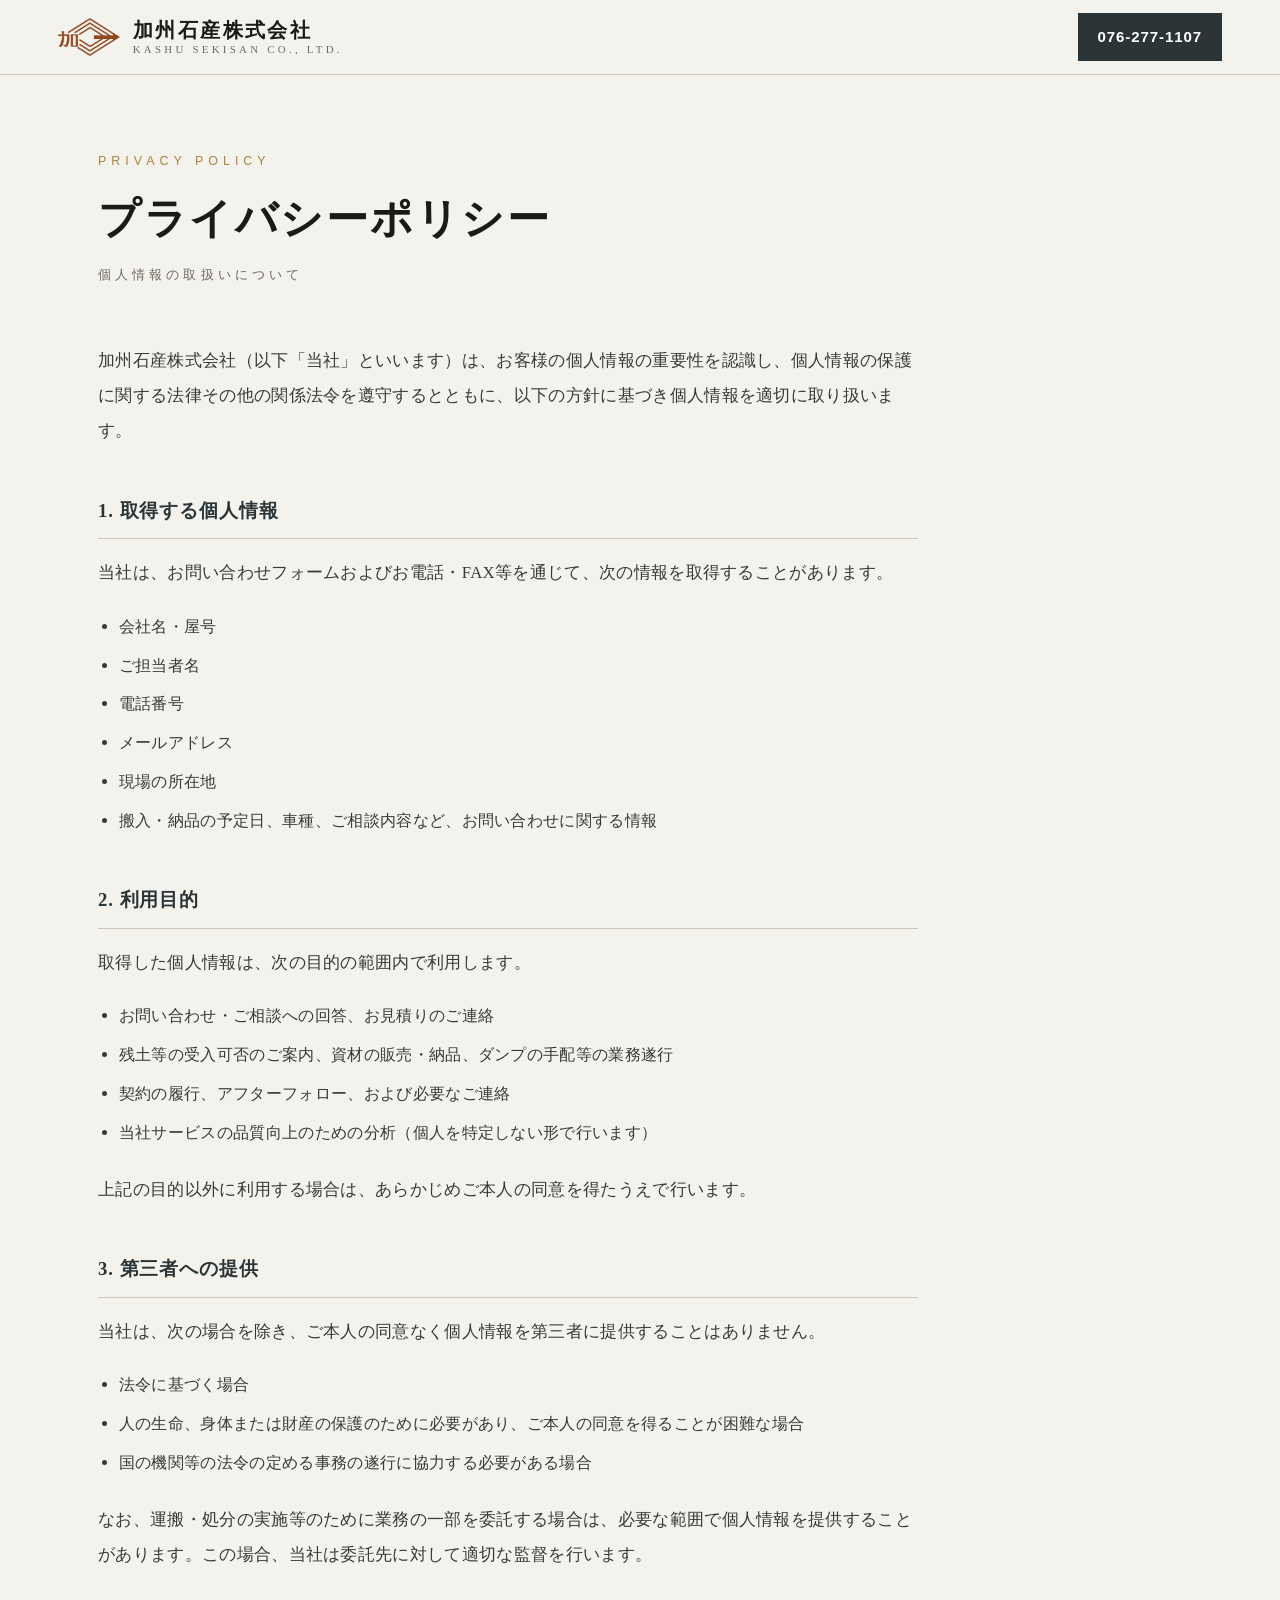
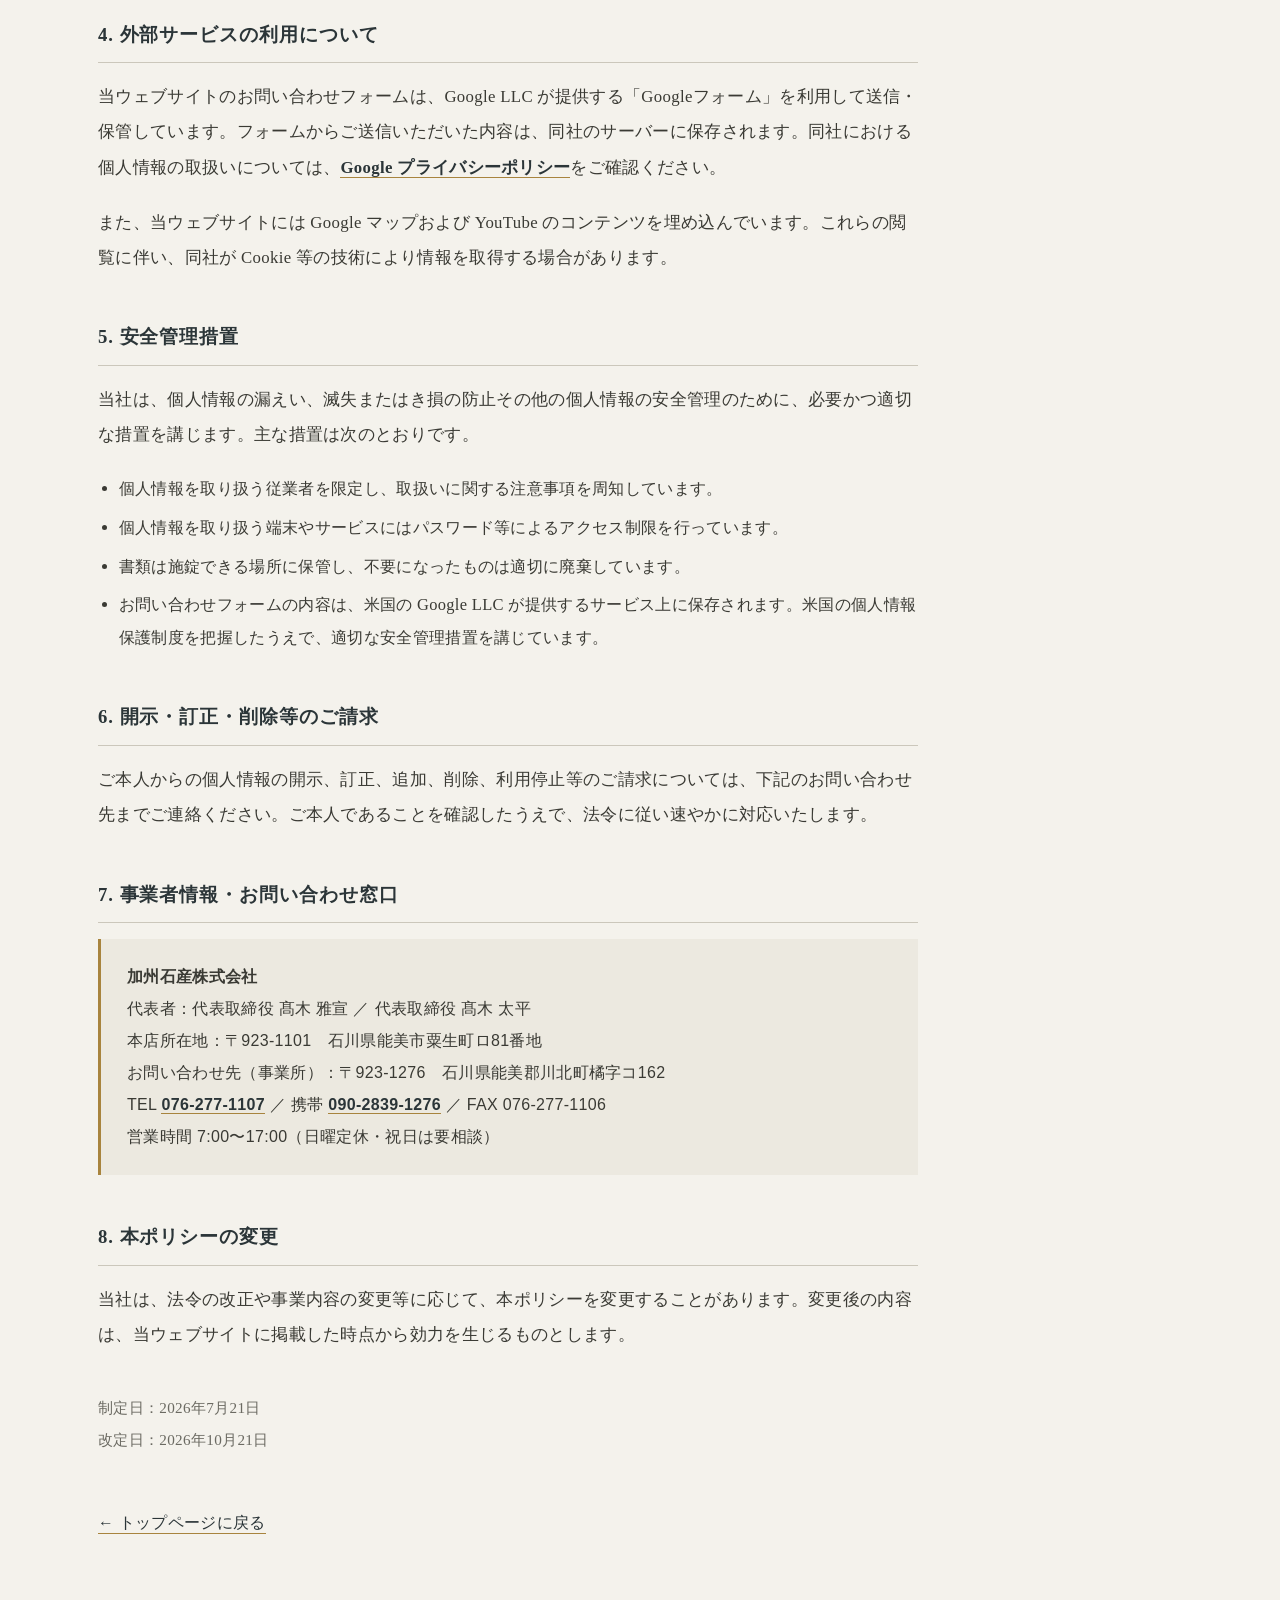
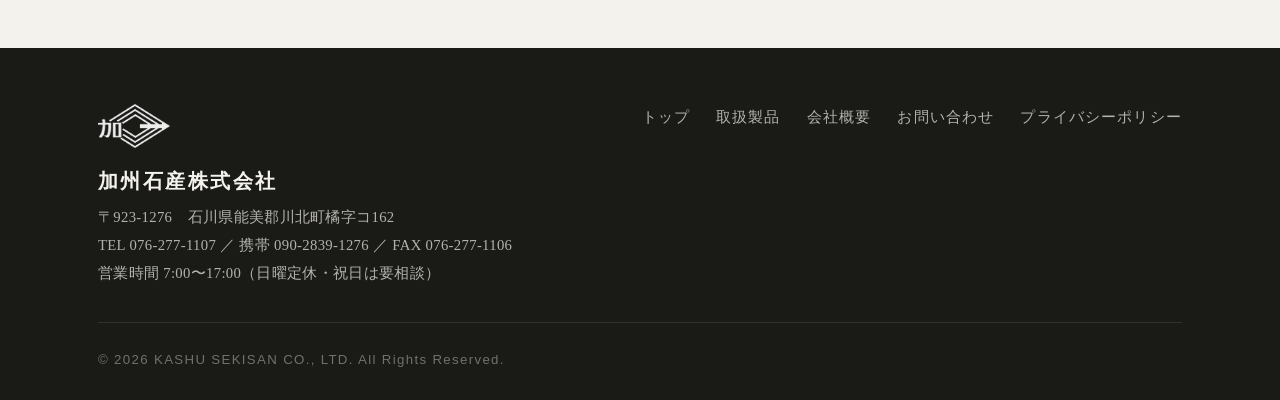
<file: privacy.html>
<!DOCTYPE html>
<html lang="ja">
<head>
<meta charset="UTF-8">
<meta name="viewport" content="width=device-width, initial-scale=1.0">
<meta name="theme-color" content="#2b3538">
<title>プライバシーポリシー | 加州石産株式会社</title>
<meta name="description" content="加州石産株式会社のプライバシーポリシー（個人情報の取扱いについて）。お問い合わせフォームで取得する個人情報の利用目的・管理・第三者提供について記載しています。">
<meta name="robots" content="noindex">
<link rel="canonical" href="https://kashusekisan.com/privacy.html">
<link rel="icon" type="image/png" href="images/favicon.png">
<link rel="apple-touch-icon" href="images/apple-touch-icon.png">
<link rel="stylesheet" href="style.css">
</head>
<body>

<header>
  <div class="wrap nav">
    <a href="index.html" class="brand">
      <img src="images/logo.png" alt="加州石産株式会社 ロゴ" class="brand-logo" width="195" height="120">
      <span class="brand-text">
        <span class="mark">加州石産株式会社</span>
        <span class="sub">KASHU SEKISAN CO., LTD.</span>
      </span>
    </a>
    <a href="tel:0762771107" class="navtel">076-277-1107</a>
  </div>
</header>

<section class="legal">
  <div class="wrap">
    <div class="lead">
      <span class="num">PRIVACY POLICY</span>
      <h2>プライバシーポリシー</h2>
      <span class="en">個人情報の取扱いについて</span>
    </div>

    <div class="legal-body">
      <p>加州石産株式会社（以下「当社」といいます）は、お客様の個人情報の重要性を認識し、個人情報の保護に関する法律その他の関係法令を遵守するとともに、以下の方針に基づき個人情報を適切に取り扱います。</p>

      <h3>1. 取得する個人情報</h3>
      <p>当社は、お問い合わせフォームおよびお電話・FAX等を通じて、次の情報を取得することがあります。</p>
      <ul>
        <li>会社名・屋号</li>
        <li>ご担当者名</li>
        <li>電話番号</li>
        <li>メールアドレス</li>
        <li>現場の所在地</li>
        <li>搬入・納品の予定日、車種、ご相談内容など、お問い合わせに関する情報</li>
      </ul>

      <h3>2. 利用目的</h3>
      <p>取得した個人情報は、次の目的の範囲内で利用します。</p>
      <ul>
        <li>お問い合わせ・ご相談への回答、お見積りのご連絡</li>
        <li>残土等の受入可否のご案内、資材の販売・納品、ダンプの手配等の業務遂行</li>
        <li>契約の履行、アフターフォロー、および必要なご連絡</li>
        <li>当社サービスの品質向上のための分析（個人を特定しない形で行います）</li>
      </ul>
      <p>上記の目的以外に利用する場合は、あらかじめご本人の同意を得たうえで行います。</p>

      <h3>3. 第三者への提供</h3>
      <p>当社は、次の場合を除き、ご本人の同意なく個人情報を第三者に提供することはありません。</p>
      <ul>
        <li>法令に基づく場合</li>
        <li>人の生命、身体または財産の保護のために必要があり、ご本人の同意を得ることが困難な場合</li>
        <li>国の機関等の法令の定める事務の遂行に協力する必要がある場合</li>
      </ul>
      <p>なお、運搬・処分の実施等のために業務の一部を委託する場合は、必要な範囲で個人情報を提供することがあります。この場合、当社は委託先に対して適切な監督を行います。</p>

      <h3>4. 外部サービスの利用について</h3>
      <p>当ウェブサイトのお問い合わせフォームは、Google LLC が提供する「Googleフォーム」を利用して送信・保管しています。フォームからご送信いただいた内容は、同社のサーバーに保存されます。同社における個人情報の取扱いについては、<a href="https://policies.google.com/privacy?hl=ja" target="_blank" rel="noopener">Google プライバシーポリシー</a>をご確認ください。</p>
      <p>また、当ウェブサイトには Google マップおよび YouTube のコンテンツを埋め込んでいます。これらの閲覧に伴い、同社が Cookie 等の技術により情報を取得する場合があります。</p>

      <h3>5. 安全管理措置</h3>
      <p>当社は、個人情報の漏えい、滅失またはき損の防止その他の個人情報の安全管理のために、必要かつ適切な措置を講じます。主な措置は次のとおりです。</p>
      <ul>
        <li>個人情報を取り扱う従業者を限定し、取扱いに関する注意事項を周知しています。</li>
        <li>個人情報を取り扱う端末やサービスにはパスワード等によるアクセス制限を行っています。</li>
        <li>書類は施錠できる場所に保管し、不要になったものは適切に廃棄しています。</li>
        <li>お問い合わせフォームの内容は、米国の Google LLC が提供するサービス上に保存されます。米国の個人情報保護制度を把握したうえで、適切な安全管理措置を講じています。</li>
      </ul>

      <h3>6. 開示・訂正・削除等のご請求</h3>
      <p>ご本人からの個人情報の開示、訂正、追加、削除、利用停止等のご請求については、下記のお問い合わせ先までご連絡ください。ご本人であることを確認したうえで、法令に従い速やかに対応いたします。</p>

      <h3>7. 事業者情報・お問い合わせ窓口</h3>
      <div class="legal-contact">
        <p><strong>加州石産株式会社</strong><br>
        代表者：代表取締役 髙木 雅宣 ／ 代表取締役 髙木 太平<br>
        本店所在地：〒923-1101　石川県能美市粟生町ロ81番地<br>
        お問い合わせ先（事業所）：〒923-1276　石川県能美郡川北町橘字コ162<br>
        TEL <a href="tel:0762771107">076-277-1107</a> ／ 携帯 <a href="tel:09028391276">090-2839-1276</a> ／ FAX 076-277-1106<br>
        営業時間 7:00〜17:00（日曜定休・祝日は要相談）</p>
      </div>

      <h3>8. 本ポリシーの変更</h3>
      <p>当社は、法令の改正や事業内容の変更等に応じて、本ポリシーを変更することがあります。変更後の内容は、当ウェブサイトに掲載した時点から効力を生じるものとします。</p>

      <p class="legal-date">制定日：2026年7月21日<br>改定日：2026年10月21日</p>
    </div>

    <p class="legal-back"><a href="index.html">← トップページに戻る</a></p>
  </div>
</section>

<footer>
  <div class="wrap">
    <div class="foot-top">
      <div class="foot-brand">
        <img src="images/logo-white.png" alt="加州石産株式会社 ロゴ" class="foot-logo" loading="lazy" width="195" height="120">
        <div class="mark">加州石産株式会社</div>
        <div class="adr">〒923-1276　石川県能美郡川北町橘字コ162<br>TEL 076-277-1107 ／ 携帯 090-2839-1276 ／ FAX 076-277-1106<br>営業時間 7:00〜17:00（日曜定休・祝日は要相談）</div>
      </div>
      <nav class="foot-nav">
        <a href="index.html">トップ</a>
        <a href="index.html#products">取扱製品</a>
        <a href="index.html#company">会社概要</a>
        <a href="index.html#form">お問い合わせ</a>
        <a href="privacy.html">プライバシーポリシー</a>
      </nav>
    </div>
    <div class="copy">© 2026 KASHU SEKISAN CO., LTD. All Rights Reserved.</div>
  </div>
</footer>

</body>
</html>
</file>
<file: style.css>
:root{
    --ink:#1a1a17;
    --ink-2:#3a3a34;
    --stone:#6b6a62;
    --paper:#f4f2ec;
    --paper-2:#ece9e0;
    --line:#cbc7bb;
    --slate:#2b3538;
    --slate-2:#3d4a4d;
    --gold:#a8843e;
    --gold-2:#c19a4c;
    --white:#ffffff;
  }
  *{margin:0;padding:0;box-sizing:border-box}
  html{scroll-behavior:smooth}
  body{
    font-family:"Hiragino Mincho ProN","Yu Mincho",'YuMincho',serif;
    color:var(--ink);background:var(--paper);line-height:1.9;
    -webkit-font-smoothing:antialiased;letter-spacing:.02em;
  }
  .wrap{max-width:1140px;margin:0 auto;padding:0 28px}

  header{
    position:fixed;top:0;left:0;right:0;z-index:100;
    background:rgba(244,242,236,.94);backdrop-filter:blur(6px);
    border-bottom:1px solid var(--line);
  }
  /* ヘッダーだけ内容幅を広く取り、ナビ9項目が確実に1行へ収まるようにする */
  header .wrap{max-width:1220px}
  .nav{display:flex;align-items:center;justify-content:space-between;height:74px}
  .brand{display:flex;flex-direction:row;align-items:center;gap:13px;line-height:1.15;text-decoration:none;color:inherit}
  .brand-logo{height:38px;width:auto;display:block;flex:0 0 auto}
  .brand-text{display:flex;flex-direction:column}
  .brand .mark{font-size:1.28rem;font-weight:700;letter-spacing:.12em}
  .brand .sub{font-size:.68rem;letter-spacing:.3em;color:var(--stone)}
  .menu{display:flex;gap:15px;list-style:none}
  #recruit,#price,#faq,#sdgs{scroll-margin-top:96px}   /* アンカージャンプ時、固定ヘッダーに隠れないよう余白 */
  .menu a{font-family:"Hiragino Kaku Gothic ProN",sans-serif;text-decoration:none;color:var(--ink-2);font-size:.87rem;letter-spacing:.1em;position:relative;padding:6px 0}
  .menu a::after{content:"";position:absolute;left:0;bottom:0;width:0;height:1px;background:var(--gold);transition:width .35s}
  .menu a:hover::after{width:100%}
  .navtel{font-family:"Hiragino Kaku Gothic ProN",sans-serif;font-size:.94rem;letter-spacing:.06em;color:var(--white);background:var(--slate);font-weight:700;padding:10px 20px;text-decoration:none;transition:.3s}
  .navtel:hover{background:var(--gold)}
  .burger{display:none;flex-direction:column;gap:5px;background:none;border:none;cursor:pointer;padding:8px}
  .burger span{width:26px;height:2px;background:var(--ink);transition:.3s}

  .hero{position:relative;min-height:100vh;display:flex;align-items:center;background:linear-gradient(180deg,#1e2628 0%,#2b3538 58%,#374446 100%);overflow:hidden}
  .hero::before{content:"";position:absolute;inset:0;z-index:1;background:repeating-linear-gradient(115deg,rgba(255,255,255,.014) 0 2px,transparent 2px 26px),radial-gradient(ellipse at 74% 28%,rgba(168,132,62,.15),transparent 55%);pointer-events:none}
  /* 敷地全景（空撮）を背景に敷き、暗いオーバーレイで文字の可読性を確保 */
  .hero-photo{position:absolute;inset:0;background:url("images/hero.jpg") center/cover no-repeat;opacity:.34;filter:saturate(.72)}
  .hero-photo::after{content:"";position:absolute;inset:0;background:linear-gradient(100deg,rgba(22,28,30,.88) 0%,rgba(26,33,35,.66) 46%,rgba(30,38,40,.42) 100%)}
  .strata{position:absolute;left:0;right:0;bottom:0;height:40%;opacity:.5}
  .strata span{display:block;width:100%;border-top:1px solid rgba(255,255,255,.06)}
  .strata span:nth-child(1){height:14%;background:rgba(255,255,255,.015)}
  .strata span:nth-child(2){height:22%;background:rgba(255,255,255,.03)}
  .strata span:nth-child(3){height:26%;background:rgba(255,255,255,.05)}
  .strata span:nth-child(4){height:38%;background:rgba(255,255,255,.07)}
  .hero-inner{position:relative;z-index:2;color:var(--paper);padding-top:74px}
  .eyebrow{font-family:"Hiragino Kaku Gothic ProN",sans-serif;font-size:.83rem;letter-spacing:.4em;color:var(--gold-2);margin-bottom:28px;opacity:0;transform:translateY(14px);animation:rise .9s .2s forwards}
  .hero h1{font-size:clamp(1.8rem,5.4vw,4.3rem);font-weight:700;line-height:1.34;letter-spacing:.04em;margin-bottom:30px}
  .hero h1 .l{white-space:nowrap}   /* 「断らない」対応力。を1行に保つ（フォントは上のclampで収まる大きさに調整済み） */
  .hero h1 .l{display:block;opacity:0;transform:translateY(24px)}
  .hero h1 .l:nth-child(1){animation:rise 1s .35s forwards}
  .hero h1 .l:nth-child(2){animation:rise 1s .55s forwards}
  .hero h1 .accent{color:var(--gold-2)}
  .hero p{font-size:1.1rem;max-width:36em;color:rgba(244,242,236,.84);line-height:2.1;margin-bottom:24px;opacity:0;transform:translateY(16px);animation:rise 1s .8s forwards}
  .hero .target{font-family:"Hiragino Kaku Gothic ProN",sans-serif;font-size:.92rem;letter-spacing:.08em;color:rgba(244,242,236,.6);margin-bottom:40px;opacity:0;animation:rise 1s .9s forwards}
  .hero .target-sub{display:block;margin-top:8px;font-size:.92rem;color:rgba(244,242,236,.55);letter-spacing:.08em}
  /* ヒーロー：見出しは全幅、その下を「コピー＋写真」の2カラムに */
  .hero-body{display:grid;grid-template-columns:1.05fr .95fr;gap:52px;align-items:center;margin-top:30px}
  .hero-copy{min-width:0}
  .hero-lead em{font-style:normal;color:var(--gold-2);font-weight:700}
  .hero-points{list-style:none;margin:0 0 34px;padding:0;opacity:0;animation:rise 1s .9s forwards}
  .hero-points li{position:relative;padding-left:28px;margin-bottom:13px;font-size:1.04rem;line-height:1.85;color:rgba(244,242,236,.86);letter-spacing:.02em}
  .hero-points li::before{content:"";position:absolute;left:0;top:.8em;width:15px;height:2px;background:var(--gold)}
  .hero-points strong{color:var(--gold-2);font-weight:700}
  .hero-visual{position:relative;opacity:0;animation:rise 1.1s .75s forwards}
  .hv-sp{display:none}
  .hv-main{position:relative;overflow:hidden;border:1px solid rgba(244,242,236,.2);box-shadow:0 26px 60px rgba(0,0,0,.5)}
  .hv-main img{width:100%;height:auto;display:block;aspect-ratio:4/3;object-fit:cover}
  .hv-thumbs{display:grid;grid-template-columns:repeat(3,1fr);gap:12px;margin-top:12px}
  .hv-thumbs figure{overflow:hidden;border:1px solid rgba(244,242,236,.16);transition:.35s}
  .hv-thumbs figure:hover{border-color:var(--gold);transform:translateY(-3px)}
  .hv-thumbs img{width:100%;height:auto;display:block;aspect-ratio:16/10;object-fit:cover}
  /* 設備の使い込まれた姿を「62年動かし続けてきた証」として意味づけるキャプション */
  .hero .hv-caption{font-family:"Hiragino Kaku Gothic ProN",sans-serif;margin:14px 0 0;padding-left:13px;border-left:2px solid var(--gold);font-size:.87rem;line-height:1.8;color:rgba(244,242,236,.72);letter-spacing:.02em;max-width:none}
  .hero .hv-caption strong{display:block;color:rgba(244,242,236,.95);font-weight:700}
  .hero-cta{display:flex;gap:16px;flex-wrap:wrap;opacity:0;animation:rise 1s 1.05s forwards}
  .btn{font-family:"Hiragino Kaku Gothic ProN",sans-serif;display:inline-flex;align-items:center;gap:10px;font-size:.96rem;letter-spacing:.12em;text-decoration:none;padding:16px 32px;transition:.35s}
  .btn-solid{background:var(--gold);color:#241b06;font-weight:700}
  .btn-solid:hover{background:var(--gold-2);transform:translateY(-2px)}
  .btn-line{border:1px solid rgba(244,242,236,.5);color:var(--paper)}
  .btn-line:hover{background:rgba(244,242,236,.1);border-color:var(--paper)}
  @keyframes rise{to{opacity:1;transform:translateY(0)}}

  section{padding:110px 0}
  .lead{margin-bottom:56px}
  .lead .num{font-family:"Hiragino Kaku Gothic ProN",sans-serif;font-size:.82rem;letter-spacing:.4em;color:var(--gold);display:block;margin-bottom:14px}
  .lead h2{font-size:clamp(1.9rem,3.5vw,2.62rem);font-weight:700;letter-spacing:.06em;line-height:1.5}
  .lead .en{font-family:"Hiragino Kaku Gothic ProN",sans-serif;font-size:.8rem;letter-spacing:.32em;color:var(--stone);margin-top:12px;display:block}
  .lead.center{text-align:center}
  /* 見出し内の改行：広い画面では改行なし（1行）、狭い画面でだけ意味の切れ目で改行 */
  .sp-br{display:none}
  @media(max-width:560px){
    .sp-br{display:inline}
    /* 文字間隔が広く、スマホ幅で1文字だけ折り返してしまうのを防ぐ */
    .eyebrow{font-size:.78rem;letter-spacing:.2em}
    /* 比較表の行ラベルは列幅が狭く、補足が数文字ずつ縦に潰れるため非表示
       （残土等の受入である旨は、選ばれる理由・料金・取扱製品の各所に明記済み） */
    .cmp-table .rl-note{display:none}
  }

  .problems{background:var(--slate);color:var(--paper)}
  .problems .lead h2{color:var(--paper)}
  .problems .lead .en{color:rgba(244,242,236,.5)}
  .prob-grid{display:grid;grid-template-columns:1fr 1fr;gap:1px;background:rgba(255,255,255,.1);border:1px solid rgba(255,255,255,.1)}
  .pcard{background:var(--slate);padding:38px 40px;display:flex;gap:20px;align-items:flex-start}
  .pcard .ic{flex:0 0 auto;width:44px;height:44px;border-radius:50%;background:rgba(168,132,62,.18);color:var(--gold-2);display:flex;align-items:center;justify-content:center;font-size:1.37rem;font-weight:700;font-family:"Hiragino Kaku Gothic ProN",sans-serif}
  .pcard h3{font-size:1.17rem;font-weight:700;letter-spacing:.04em;margin-bottom:10px;line-height:1.6}
  .pcard p{font-size:1rem;line-height:1.95;color:rgba(244,242,236,.72)}
  .prob-foot{text-align:center;margin-top:40px;font-size:1.12rem;letter-spacing:.06em;color:var(--gold-2)}

  .reasons{background:var(--paper)}
  .r-grid{display:grid;grid-template-columns:repeat(3,1fr);gap:34px}
  .rcard{background:var(--white);border:1px solid var(--line);position:relative;transition:.4s;overflow:hidden}
  .rcard:hover{border-color:var(--gold);transform:translateY(-4px)}
  .rphoto{aspect-ratio:16/9;overflow:hidden;background:var(--paper-2)}
  .rphoto img{width:100%;height:100%;object-fit:cover;display:block;transition:transform .6s}
  .rcard:hover .rphoto img{transform:scale(1.04)}
  .rbody{padding:34px 34px 40px;position:relative}
  .rcard .rn{font-family:"Hiragino Kaku Gothic ProN",sans-serif;font-size:2.6rem;font-weight:700;color:var(--paper-2);line-height:1;position:absolute;top:20px;right:28px}
  .rcard .ic{font-size:1.8rem;margin-bottom:20px;color:var(--gold)}
  .rcard h3{font-size:1.31rem;font-weight:700;letter-spacing:.04em;margin-bottom:16px;line-height:1.6;position:relative;z-index:2}
  .rcard p{font-size:1.03rem;color:var(--ink-2);line-height:2.05}
  .r-scope{display:block;margin-top:12px;font-size:.89rem;color:var(--stone);letter-spacing:.02em}

  .compare{background:var(--paper-2)}
  .cmp-table{width:100%;border-collapse:collapse;background:var(--white);border:1px solid var(--line)}
  .cmp-table th,.cmp-table td{padding:22px 24px;text-align:left;border-bottom:1px solid var(--line);font-size:1.06rem;vertical-align:top;line-height:1.8}
  .cmp-table thead th{font-family:"Hiragino Kaku Gothic ProN",sans-serif;font-size:.96rem;letter-spacing:.08em}
  .cmp-table thead .us{background:var(--slate);color:var(--paper);font-weight:700}
  .cmp-table thead .them{background:var(--paper-2);color:var(--stone)}
  .cmp-table thead .item{width:22%;background:var(--white)}
  .cmp-table .rowlabel{font-family:"Hiragino Kaku Gothic ProN",sans-serif;font-weight:700;font-size:1rem;color:var(--slate);letter-spacing:.04em;width:22%}
  .cmp-table .rl-note{font-weight:400;font-size:.85rem;color:var(--stone)}
  .cmp-table .them-cell{color:var(--stone);width:39%}
  .cmp-table .us-cell{width:39%;background:rgba(168,132,62,.06);color:var(--ink)}
  /* 列の縦線：3列の対応を追いやすく。加州石産の列はゴールドで強調 */
  .cmp-table thead .them,.cmp-table .them-cell{border-left:1px solid var(--line)}
  .cmp-table thead .us,.cmp-table .us-cell{border-left:2px solid var(--gold)}
  /* 左上の空セルにも下線を引く。thead内のtrは:last-childにも該当し
     「最終行の下線を消す」指定に打ち消されるため、優先度を上げて指定する */
  .cmp-table thead tr:last-child th.item{border-bottom:1px solid var(--line)}
  .cmp-table .us-cell strong{color:var(--slate)}
  .cmp-table tr:last-child th,.cmp-table tr:last-child td{border-bottom:none}

  .why{background:var(--slate);color:var(--paper)}
  .why .lead h2{color:var(--paper)}
  .why .lead .en{color:rgba(244,242,236,.5)}
  .why-intro{font-size:1.12rem;color:rgba(244,242,236,.82);max-width:40em;line-height:2.1;margin-bottom:52px}
  .why-flow{display:grid;grid-template-columns:repeat(3,1fr);gap:0}
  .wstep{position:relative;padding:0 28px}
  .wstep:not(:last-child){border-right:1px solid rgba(255,255,255,.14)}
  .wphoto{aspect-ratio:16/9;overflow:hidden;margin-bottom:24px;border:1px solid rgba(255,255,255,.16)}
  .wphoto img{width:100%;height:100%;object-fit:cover;display:block;filter:saturate(.88)}
  .wstep .wn{font-family:"Hiragino Kaku Gothic ProN",sans-serif;font-size:.83rem;letter-spacing:.3em;color:var(--gold-2);margin-bottom:18px;display:block}
  .wstep h3{font-size:1.23rem;font-weight:700;letter-spacing:.04em;margin-bottom:16px;line-height:1.6}
  .wstep p{font-size:1.02rem;color:rgba(244,242,236,.74);line-height:2.05}
  .why-note{margin-top:48px;padding:26px 30px;background:rgba(168,132,62,.14);border-left:3px solid var(--gold);font-family:"Hiragino Kaku Gothic ProN",sans-serif;font-size:1.08rem;letter-spacing:.04em;color:var(--paper);line-height:1.9}

  .products{background:var(--paper)}
  .prod-group{margin-bottom:44px}
  .prod-group:last-of-type{margin-bottom:0}
  .prod-group h3{font-size:1.21rem;font-weight:700;letter-spacing:.06em;margin-bottom:22px;padding-bottom:12px;border-bottom:1px solid var(--line);display:flex;align-items:baseline;gap:14px}
  .prod-group h3 .en{font-family:"Hiragino Kaku Gothic ProN",sans-serif;font-size:.76rem;letter-spacing:.22em;color:var(--gold);font-weight:400}
  .prod-tags{display:flex;flex-wrap:wrap;gap:11px}
  .prod-tags span{font-family:"Hiragino Kaku Gothic ProN",sans-serif;background:var(--white);border:1px solid var(--line);padding:10px 17px;font-size:.95rem;letter-spacing:.04em;color:var(--ink-2);transition:.3s}
  .prod-tags span:hover{border-color:var(--gold);color:var(--slate)}
  .prod-note{font-family:"Hiragino Kaku Gothic ProN",sans-serif;margin-top:40px;padding:22px 26px;background:var(--paper-2);border-left:3px solid var(--gold);font-size:1rem;color:var(--ink-2);line-height:1.9;letter-spacing:.04em}
  .prod-sub{font-family:"Hiragino Kaku Gothic ProN",sans-serif;margin-top:16px;font-size:.96rem;color:var(--stone);line-height:1.95;letter-spacing:.03em}
  .prod-intro{font-family:"Hiragino Kaku Gothic ProN",sans-serif;font-size:1.04rem;color:var(--ink-2);line-height:2;max-width:44em;margin-bottom:44px}
  .prod-intro strong{color:var(--slate)}
  .prod-price{font-family:"Hiragino Kaku Gothic ProN",sans-serif;display:flex;align-items:center;gap:12px;margin:-8px 0 20px;font-size:1.05rem;font-weight:700;letter-spacing:.03em;color:var(--slate)}
  .pp-label{flex:0 0 auto;font-size:.83rem;font-weight:700;letter-spacing:.08em;color:var(--stone);background:var(--paper-2);border:1px solid var(--line);padding:5px 12px}
  .pp-label.pp-fixed{color:#241b06;background:var(--gold-2);border-color:var(--gold-2)}
  .prod-hero{margin-bottom:48px;border:1px solid var(--line)}
  .prod-hero img{width:100%;height:auto;display:block;aspect-ratio:16/9;object-fit:cover}
  .prod-hero figcaption{font-family:"Hiragino Kaku Gothic ProN",sans-serif;background:var(--white);padding:14px 20px;font-size:.94rem;letter-spacing:.04em;color:var(--stone);border-top:1px solid var(--line)}

  /* ---------- 現場の仕事 ---------- */
  .worksite{background:var(--paper-2)}
  .work-intro{font-family:"Hiragino Kaku Gothic ProN",sans-serif;font-size:1.04rem;color:var(--ink-2);line-height:2;max-width:40em;margin-bottom:40px}
  .work-grid{display:grid;grid-template-columns:repeat(4,1fr);gap:20px}
  .work-item{background:var(--white);border:1px solid var(--line);overflow:hidden;transition:.4s}
  .work-item:hover{border-color:var(--gold);transform:translateY(-3px)}
  .work-item img{width:100%;height:auto;display:block;aspect-ratio:16/9;object-fit:cover;transition:transform .6s}
  .work-item:hover img{transform:scale(1.05)}
  .work-item figcaption{font-family:"Hiragino Kaku Gothic ProN",sans-serif;padding:13px 15px;font-size:.91rem;letter-spacing:.03em;color:var(--ink-2);line-height:1.7;border-top:1px solid var(--line)}

  /* ---------- 取扱製品の各グループ写真 ---------- */
  .prod-photo{margin-bottom:20px;border:1px solid var(--line);overflow:hidden}
  .prod-photo img{width:100%;height:auto;display:block;aspect-ratio:16/9;object-fit:cover}

  /* ---------- 代表 ---------- */
  .exec-block{display:grid;grid-template-columns:1fr 1fr;gap:20px;margin-bottom:52px}
  .exec-item{border:1px solid rgba(255,255,255,.16);overflow:hidden}
  .exec-item img{width:100%;height:auto;display:block;aspect-ratio:16/9;object-fit:cover}
  .exec-item figcaption{font-family:"Hiragino Kaku Gothic ProN",sans-serif;padding:13px 16px;font-size:1.1rem;font-weight:700;letter-spacing:.06em;color:var(--paper);background:rgba(255,255,255,.05);border-top:1px solid rgba(255,255,255,.12)}
  .exec-role{display:block;font-size:.83rem;font-weight:400;letter-spacing:.18em;color:var(--gold-2);margin-bottom:5px}
  .exec-note{grid-column:1/-1;font-family:"Hiragino Kaku Gothic ProN",sans-serif;font-size:1rem;letter-spacing:.04em;color:var(--gold-2);line-height:1.9;text-align:center;padding-top:8px}
  .exec-detail{display:block;max-width:44em;margin:12px auto 0;font-size:.96rem;color:rgba(244,242,236,.72);line-height:2}

  .voice{background:var(--paper-2)}
  .voice-card{background:var(--white);border:1px solid var(--line);padding:52px 56px;max-width:820px;margin:0 auto;position:relative}
  .voice-card::before{content:"“";font-family:Georgia,serif;font-size:5rem;color:var(--gold);opacity:.35;position:absolute;top:20px;left:34px;line-height:1}
  .voice-steps{display:grid;grid-template-columns:repeat(3,1fr);gap:28px;margin-bottom:32px;position:relative;z-index:2}
  .vstep .vn{font-family:"Hiragino Kaku Gothic ProN",sans-serif;font-size:.8rem;letter-spacing:.24em;color:var(--gold);margin-bottom:12px;display:block}
  .vstep h3{font-size:1.08rem;font-weight:700;letter-spacing:.04em;margin-bottom:10px}
  .vstep p{font-size:.96rem;color:var(--ink-2);line-height:1.95}
  .voice-quote{border-top:1px solid var(--line);padding-top:26px;font-size:1.21rem;font-weight:700;color:var(--slate);letter-spacing:.04em;line-height:1.8}
  .voice-by{font-family:"Hiragino Kaku Gothic ProN",sans-serif;font-size:.92rem;color:var(--stone);margin-top:14px;letter-spacing:.06em}
  .voice-more{display:grid;grid-template-columns:repeat(3,1fr);gap:22px;max-width:1000px;margin:36px auto 0}
  .vcard{background:var(--white);border:1px solid var(--line);border-top:3px solid var(--gold);padding:28px 26px 24px;display:flex;flex-direction:column}
  .vcard p{font-size:1rem;color:var(--ink-2);line-height:1.95;margin-bottom:16px}
  .vcard cite{font-family:"Hiragino Kaku Gothic ProN",sans-serif;font-style:normal;font-size:.91rem;color:var(--stone);letter-spacing:.04em;margin-top:auto}

  /* ---------- 料金の目安・お見積もり ---------- */
  .price{background:var(--paper)}
  .price-intro{font-family:"Hiragino Kaku Gothic ProN",sans-serif;font-size:1.04rem;color:var(--ink-2);line-height:2.05;max-width:46em;margin-bottom:40px}
  .price-intro strong{color:var(--slate)}
  .pricing-grid{display:grid;grid-template-columns:repeat(2,1fr);gap:22px}
  .pricing-card{background:var(--white);border:1px solid var(--line);border-top:3px solid var(--line);padding:28px 30px;display:flex;flex-direction:column}
  .pricing-card-fixed{border-top-color:var(--gold)}
  .pc-basis{font-family:"Hiragino Kaku Gothic ProN",sans-serif;font-size:.83rem;font-weight:700;letter-spacing:.06em;color:var(--gold);margin-bottom:10px}
  .pricing-card h3{font-size:1.23rem;font-weight:700;letter-spacing:.04em;color:var(--slate);margin-bottom:12px;line-height:1.5}
  .pricing-card p{font-size:1rem;color:var(--ink-2);line-height:1.95;margin-bottom:18px}
  .pc-tag{font-family:"Hiragino Kaku Gothic ProN",sans-serif;align-self:flex-start;margin-top:auto;font-size:.89rem;font-weight:700;letter-spacing:.04em;color:var(--stone);background:var(--paper-2);border:1px solid var(--line);padding:7px 14px}
  .pricing-card-fixed .pc-tag{color:#241b06;background:var(--gold-2);border-color:var(--gold-2)}
  .price-cta{text-align:center;margin-top:44px}
  .price-cta>p{font-family:"Hiragino Kaku Gothic ProN",sans-serif;font-size:1.06rem;color:var(--ink-2);line-height:1.9;margin-bottom:16px}
  .price-cta>p strong{color:var(--slate)}
  .prod-note a{color:var(--gold);text-decoration:none;border-bottom:1px solid var(--gold);font-weight:700}

  .company{background:var(--slate);color:var(--paper)}
  .company .lead h2{color:var(--paper)}
  .company .lead .en{color:rgba(244,242,236,.5)}
  .co-stats{display:grid;grid-template-columns:repeat(3,1fr);gap:1px;background:rgba(255,255,255,.12);border:1px solid rgba(255,255,255,.12);margin-bottom:56px}
  .co-stat{background:var(--slate);padding:34px 24px;text-align:center}
  .co-stat .v{font-family:"Hiragino Kaku Gothic ProN",sans-serif;font-size:2.2rem;font-weight:700;color:var(--gold-2);line-height:1.2}
  .co-stat .k{font-family:"Hiragino Kaku Gothic ProN",sans-serif;font-size:.89rem;letter-spacing:.14em;color:rgba(244,242,236,.7);margin-top:8px}
  .co-grid{display:grid;grid-template-columns:1.2fr 1fr;gap:56px;align-items:start}
  .co-table{width:100%;border-collapse:collapse}
  .co-table th,.co-table td{text-align:left;padding:18px 4px;border-bottom:1px solid rgba(255,255,255,.14);font-size:1.02rem;vertical-align:top}
  .co-table th{font-family:"Hiragino Kaku Gothic ProN",sans-serif;font-weight:400;letter-spacing:.14em;color:var(--gold-2);width:32%;font-size:.91rem;padding-top:21px}
  .co-table td{color:rgba(244,242,236,.9);line-height:1.9}
  .co-map{aspect-ratio:1/1;border:1px solid rgba(255,255,255,.16)}
  .map-route{font-family:"Hiragino Kaku Gothic ProN",sans-serif;display:flex;align-items:center;justify-content:center;gap:8px;margin-top:12px;padding:13px 16px;background:rgba(255,255,255,.06);border:1px solid rgba(255,255,255,.18);color:rgba(244,242,236,.88);text-decoration:none;font-size:.93rem;letter-spacing:.06em;transition:.3s}
  .map-route:hover{background:var(--gold);border-color:var(--gold);color:#241b06;font-weight:700}
  .co-map iframe{width:100%;height:100%;filter:grayscale(.3) contrast(.95);border:0}

  /* ---------- 採用情報 ---------- */
  .recruit{background:var(--paper-2)}
  .recruit-lead{font-family:"Hiragino Kaku Gothic ProN",sans-serif;font-size:1.06rem;color:var(--ink-2);line-height:2.05;max-width:44em;margin-bottom:46px}
  .recruit-grid{display:grid;grid-template-columns:repeat(3,1fr);gap:26px}
  .rc-item{background:var(--white);border:1px solid var(--line);padding:34px 30px;transition:.35s}
  .rc-item:hover{border-color:var(--gold);transform:translateY(-3px)}
  .rc-ic{display:inline-flex;align-items:center;justify-content:center;width:46px;height:46px;border-radius:50%;background:rgba(168,132,62,.12);color:var(--gold);font-size:1.37rem;margin-bottom:18px}
  .rc-item h3{font-size:1.19rem;font-weight:700;letter-spacing:.04em;color:var(--slate);margin-bottom:12px;line-height:1.55}
  .rc-item p{font-size:1rem;color:var(--ink-2);line-height:2}
  .rc-jobs{display:flex;align-items:center;flex-wrap:wrap;gap:14px;margin-bottom:38px;padding:20px 24px;background:var(--white);border:1px solid var(--line);border-left:3px solid var(--gold)}
  .rc-jobs-label{font-family:"Hiragino Kaku Gothic ProN",sans-serif;font-size:.89rem;font-weight:700;letter-spacing:.1em;color:var(--stone);flex:0 0 auto}
  .rc-jobs-list{display:flex;flex-wrap:wrap;gap:11px}
  .rc-jobs-note{font-family:"Hiragino Kaku Gothic ProN",sans-serif;margin-left:auto;font-size:.82rem;font-weight:400;color:var(--stone);letter-spacing:.02em}
  .rc-jobs-list span,.rc-jobs-list a{font-family:"Hiragino Kaku Gothic ProN",sans-serif;background:var(--paper-2);border:1px solid var(--line);padding:9px 16px;font-size:1rem;font-weight:700;letter-spacing:.03em;color:var(--slate)}
  .rc-jobs-list a{text-decoration:none;transition:.25s}
  .rc-jobs-list a:hover{border-color:var(--gold);color:var(--gold)}
  .recruit-cta{text-align:center;margin-top:48px}
  .recruit-cta>p{font-family:"Hiragino Kaku Gothic ProN",sans-serif;font-size:1.02rem;color:var(--ink-2);margin-bottom:14px}
  .rc-tel{font-family:"Hiragino Kaku Gothic ProN",sans-serif;font-size:1.9rem;font-weight:700;color:var(--slate);letter-spacing:.03em;text-decoration:none}
  .rc-tel:hover{color:var(--gold)}
  .rc-tel-sub{font-family:"Hiragino Kaku Gothic ProN",sans-serif;display:block;margin-top:10px;font-size:.94rem;color:var(--stone);letter-spacing:.04em}

  /* ---------- SDGs・環境への取り組み ---------- */
  .sdgs{background:var(--paper)}
  .sdgs-intro{font-family:"Hiragino Kaku Gothic ProN",sans-serif;font-size:.98rem;color:var(--ink-2);line-height:2.05;max-width:46em;margin-bottom:44px}
  .sdgs-grid{display:grid;grid-template-columns:repeat(2,1fr);gap:24px}
  .sdgs-card{background:var(--white);border:1px solid var(--line);border-top:3px solid var(--gold);padding:30px 32px}
  .sdgs-goal{font-family:"Hiragino Kaku Gothic ProN",sans-serif;display:inline-block;font-size:.76rem;font-weight:700;letter-spacing:.04em;color:var(--gold);background:rgba(168,132,62,.08);padding:5px 12px;margin-bottom:16px}
  .sdgs-card h3{font-size:1.2rem;font-weight:700;letter-spacing:.03em;color:var(--slate);margin-bottom:13px;line-height:1.6}
  .sdgs-card p{font-size:.95rem;color:var(--ink-2);line-height:2}

  /* ---------- よくあるご質問（FAQ） ---------- */
  .faq{background:var(--paper-2)}
  .faq-list{max-width:820px;margin:0 auto}
  .faq-item{background:var(--white);border:1px solid var(--line);margin-bottom:14px}
  .faq-item[open]{border-color:var(--gold)}
  .faq-item summary{font-family:"Hiragino Kaku Gothic ProN",sans-serif;list-style:none;cursor:pointer;padding:22px 56px 22px 26px;font-size:1.1rem;font-weight:700;letter-spacing:.03em;color:var(--slate);line-height:1.6;position:relative;transition:color .25s}
  .faq-item summary::-webkit-details-marker{display:none}
  .faq-item summary::after{content:"＋";position:absolute;right:24px;top:50%;transform:translateY(-50%);font-size:1.27rem;color:var(--gold);font-weight:400;transition:transform .3s}
  .faq-item[open] summary::after{content:"−"}
  .faq-item summary:hover{color:var(--gold)}
  .faq-a{padding:0 26px 24px}
  .faq-a p{font-family:"Hiragino Kaku Gothic ProN",sans-serif;font-size:1.02rem;color:var(--ink-2);line-height:2;letter-spacing:.02em}

  /* ---------- 連携先・協力会社 ---------- */
  .partner-block{margin-top:60px;padding-top:48px;border-top:1px solid rgba(255,255,255,.16)}
  .partner-h{font-size:1.31rem;font-weight:700;letter-spacing:.06em;color:var(--paper);margin-bottom:12px}
  .partner-lead{font-family:"Hiragino Kaku Gothic ProN",sans-serif;font-size:1.02rem;color:rgba(244,242,236,.74);line-height:2;max-width:42em;margin-bottom:30px}
  .partner-grid{display:grid;grid-template-columns:repeat(3,1fr);gap:20px}
  .partner-item{border:1px solid rgba(255,255,255,.16);overflow:hidden;background:rgba(255,255,255,.03)}
  .partner-item img{width:100%;height:auto;display:block;aspect-ratio:16/9;object-fit:cover}
  .partner-item figcaption{font-family:"Hiragino Kaku Gothic ProN",sans-serif;padding:12px 15px;font-size:.94rem;letter-spacing:.04em;color:rgba(244,242,236,.85);border-top:1px solid rgba(255,255,255,.12)}
  .partner-voice{margin:30px 0 0;padding:26px 30px;background:rgba(255,255,255,.04);border-left:3px solid var(--gold);position:relative}
  .partner-voice p{font-size:1.08rem;line-height:2;color:rgba(244,242,236,.9);letter-spacing:.02em;margin-bottom:12px}
  .partner-voice cite{font-family:"Hiragino Kaku Gothic ProN",sans-serif;font-style:normal;font-size:.96rem;color:var(--gold-2);letter-spacing:.04em}

  .contact{background:var(--paper);text-align:center}
  .contact h2{font-size:clamp(1.9rem,3.9vw,2.72rem);font-weight:700;letter-spacing:.06em;margin-bottom:20px;line-height:1.6}
  .contact .ask{font-family:"Hiragino Kaku Gothic ProN",sans-serif;display:inline-block;background:var(--paper-2);padding:12px 26px;font-size:1rem;letter-spacing:.06em;color:var(--slate);margin-bottom:30px}
  .contact p{color:var(--ink-2);font-size:1.1rem;max-width:34em;margin:0 auto 44px;line-height:2.1}
  .tel-block{display:flex;gap:56px;justify-content:center;flex-wrap:wrap;margin-bottom:16px}
  .tel-item .tl{font-family:"Hiragino Kaku Gothic ProN",sans-serif;font-size:.83rem;letter-spacing:.24em;color:var(--stone);margin-bottom:8px}
  .tel-item .tn{font-family:"Hiragino Kaku Gothic ProN",sans-serif;font-size:1.9rem;font-weight:700;color:var(--slate);letter-spacing:.03em;text-decoration:none}
  .tel-item .tn:hover{color:var(--gold)}
  .hours-note{font-family:"Hiragino Kaku Gothic ProN",sans-serif;display:inline-block;font-size:1rem!important;letter-spacing:.06em;color:var(--slate)!important;background:var(--paper-2);padding:11px 24px;margin:0 auto 16px!important;border-left:3px solid var(--gold)}
  .hours-note strong{color:var(--slate)}
  .fax-note{font-family:"Hiragino Kaku Gothic ProN",sans-serif;font-size:.92rem;color:var(--stone);letter-spacing:.06em}

  footer{background:var(--ink);color:rgba(244,242,236,.7);padding:56px 0 28px}
  .foot-top{display:flex;justify-content:space-between;align-items:flex-start;flex-wrap:wrap;gap:30px;padding-bottom:34px;border-bottom:1px solid rgba(255,255,255,.1)}
  .foot-logo{height:44px;width:auto;display:block;margin-bottom:14px;opacity:.92}
  .foot-brand .mark{font-size:1.27rem;font-weight:700;letter-spacing:.12em;color:var(--paper);margin-bottom:4px}
  .foot-brand .adr{font-size:.92rem;line-height:1.9}
  .sns-link{font-family:"Hiragino Kaku Gothic ProN",sans-serif;display:inline-flex;align-items:center;gap:9px;margin-top:16px;padding:9px 17px;border:1px solid rgba(255,255,255,.22);color:rgba(244,242,236,.82);text-decoration:none;font-size:.89rem;letter-spacing:.06em;transition:.3s}
  .sns-link svg{width:16px;height:16px;fill:currentColor;flex:0 0 auto}
  .sns-link:hover{border-color:var(--gold);color:var(--gold-2)}
  .foot-nav{display:flex;gap:26px;flex-wrap:wrap}
  .foot-nav a{font-family:"Hiragino Kaku Gothic ProN",sans-serif;color:rgba(244,242,236,.7);text-decoration:none;font-size:.91rem;letter-spacing:.08em}
  .foot-nav a:hover{color:var(--gold-2)}
  .copy{font-family:"Hiragino Kaku Gothic ProN",sans-serif;font-size:.83rem;letter-spacing:.1em;color:rgba(244,242,236,.4);margin-top:24px}

  /* ---------- movie ---------- */
  .movie{background:var(--paper)}
  .movie-lead-note{font-family:"Hiragino Kaku Gothic ProN",sans-serif;font-size:1.02rem;color:var(--ink-2);line-height:2;max-width:40em;margin-bottom:44px}
  .movie-grid{display:grid;grid-template-columns:2fr 1fr;gap:26px}
  .movie-main .vframe{aspect-ratio:16/9}
  .movie-side{display:flex;flex-direction:column;gap:26px}
  .movie-side .vframe{aspect-ratio:16/9}
  .movie-side-card{background:var(--slate);color:var(--paper);padding:34px 30px;display:flex;flex-direction:column;justify-content:center;flex:1}
  .movie-side-card h3{font-size:1.27rem;font-weight:700;letter-spacing:.06em;margin-bottom:16px}
  .movie-side-card p{font-size:1.02rem;line-height:2;color:rgba(244,242,236,.8);margin-bottom:22px}
  .movie-side-card .side-tel{font-family:"Hiragino Kaku Gothic ProN",sans-serif;font-size:1.31rem;font-weight:700;color:var(--gold-2);text-decoration:none;letter-spacing:.04em}
  .movie-side-card .side-tel:hover{color:var(--paper)}
  /* 動画サブ枠に置いた写真（サブ動画IDを設定すると動画に置き換わる） */
  .side-photo{border:1px solid var(--line);overflow:hidden;background:#0d1113}
  .side-photo img{width:100%;height:auto;display:block;aspect-ratio:16/9;object-fit:cover}
  .side-photo figcaption{font-family:"Hiragino Kaku Gothic ProN",sans-serif;background:var(--white);padding:11px 16px;font-size:.89rem;letter-spacing:.04em;color:var(--stone);border-top:1px solid var(--line)}
  .vframe{position:relative;width:100%;background:#0d1113;border:1px solid var(--line);overflow:hidden}
  .vframe iframe{position:absolute;inset:0;width:100%;height:100%;border:0}
  /* placeholder shown until real embed URL is set */
  .vframe.placeholder{display:flex;align-items:center;justify-content:center;background:linear-gradient(150deg,#243033,#2b3538)}
  .vframe.placeholder .ph{text-align:center;color:rgba(244,242,236,.5);font-family:"Hiragino Kaku Gothic ProN",sans-serif;padding:20px}
  .vframe.placeholder .ph .play{width:56px;height:56px;border-radius:50%;border:2px solid rgba(244,242,236,.4);display:flex;align-items:center;justify-content:center;margin:0 auto 14px;font-size:1.27rem;color:rgba(244,242,236,.6)}
  .vframe.placeholder .ph small{font-size:.83rem;letter-spacing:.1em;display:block;margin-top:8px;color:rgba(244,242,236,.35)}
  .movie-cta{margin-top:38px;text-align:center}
  .yt-link{font-family:"Hiragino Kaku Gothic ProN",sans-serif;display:inline-flex;align-items:center;gap:10px;font-size:.96rem;letter-spacing:.08em;text-decoration:none;color:var(--white);background:#c4302b;padding:14px 30px;transition:.3s}
  .yt-link:hover{background:#a82722}

  /* ---------- form ---------- */
  .form{background:var(--paper-2)}
  .form-wrap{max-width:760px;margin:0 auto}
  .form-intro{text-align:center;font-family:"Hiragino Kaku Gothic ProN",sans-serif;font-size:1.04rem;color:var(--ink-2);line-height:2;margin-bottom:40px}
  .kform{background:var(--white);border:1px solid var(--line);padding:44px 46px}
  .frow{margin-bottom:24px}
  .frow:last-of-type{margin-bottom:0}
  .frow label,.frow .flabel{font-family:"Hiragino Kaku Gothic ProN",sans-serif;display:block;font-size:.96rem;font-weight:700;letter-spacing:.06em;color:var(--slate);margin-bottom:10px}
  .frow label .req,.frow .flabel .req{color:#c4302b;font-size:.83rem;margin-left:8px;font-weight:400}
  .frow label .opt,.frow .flabel .opt{color:var(--stone);font-size:.83rem;margin-left:8px;font-weight:400}
  .kform input[type=text],.kform input[type=tel],.kform input[type=email],.kform input[type=date],.kform textarea,.kform select{font-family:"Hiragino Kaku Gothic ProN",sans-serif;width:100%;padding:13px 15px;border:1px solid var(--line);background:var(--paper);font-size:1.05rem;color:var(--ink);transition:.25s}
  .kform input:focus,.kform textarea:focus,.kform select:focus{outline:none;border-color:var(--gold);background:var(--white)}
  .kform textarea{resize:vertical;min-height:110px;line-height:1.8}
  .radio-row{display:flex;flex-wrap:wrap;gap:12px}
  .radio-row label{font-weight:400;font-size:1rem;display:flex;align-items:center;gap:7px;margin-bottom:0;cursor:pointer;background:var(--paper);border:1px solid var(--line);padding:10px 16px;transition:.25s}
  .radio-row label:hover{border-color:var(--gold)}
  .radio-row input{accent-color:var(--gold)}
  .form-consent{font-family:"Hiragino Kaku Gothic ProN",sans-serif;margin-top:30px;padding-top:20px;border-top:1px solid var(--line);font-size:.91rem;color:var(--stone);line-height:1.9;text-align:center}
  .form-consent a{color:var(--slate);font-weight:700;text-decoration:none;border-bottom:1px solid var(--gold)}
  .fsubmit{text-align:center;margin-top:34px}
  .fsubmit button{font-family:"Hiragino Kaku Gothic ProN",sans-serif;background:var(--slate);color:var(--paper);border:none;padding:17px 56px;font-size:1.04rem;font-weight:700;letter-spacing:.14em;cursor:pointer;transition:.3s}
  .fsubmit button:hover{background:var(--gold);color:#241b06}
  .form-alt{text-align:center;margin-top:30px;font-family:"Hiragino Kaku Gothic ProN",sans-serif;font-size:.96rem;color:var(--stone);line-height:1.9}
  .form-alt a{color:var(--slate);font-weight:700;text-decoration:none;border-bottom:1px solid var(--gold)}
  .form-notice{margin-top:16px;padding:14px 18px;background:rgba(168,132,62,.1);border-left:3px solid var(--gold);font-family:"Hiragino Kaku Gothic ProN",sans-serif;font-size:.91rem;color:var(--ink-2);line-height:1.8}

  .form-success{background:var(--white);border:1px solid var(--gold);border-top:4px solid var(--gold);padding:52px 46px;text-align:center}
  .form-success .fs-icon{width:64px;height:64px;border-radius:50%;background:rgba(168,132,62,.14);color:var(--gold);display:flex;align-items:center;justify-content:center;font-size:2rem;font-weight:700;margin:0 auto 22px}
  .form-success h3{font-size:1.5rem;font-weight:700;letter-spacing:.06em;color:var(--slate);margin-bottom:16px;line-height:1.6}
  .form-success p{font-family:"Hiragino Kaku Gothic ProN",sans-serif;font-size:1.04rem;color:var(--ink-2);line-height:2;max-width:34em;margin:0 auto}
  .form-success a{color:var(--slate);font-weight:700;text-decoration:none;border-bottom:1px solid var(--gold)}

  /* スクロール演出。既定では「表示」。JSが有効な場合のみ隠してからフェードインさせる。
     → JS無効・JSエラー・一部クローラでも本文が消えない。 */
  .reveal{opacity:1;transform:none}
  .js .reveal{opacity:0;transform:translateY(30px);transition:opacity .9s,transform .9s}
  .js .reveal.in{opacity:1;transform:translateY(0)}

  /* ナビ項目が9個あり、1行に収まらなくなる幅で早めにハンバーガーへ切替（レイアウト全体のモバイル化は880pxのまま） */
  @media(max-width:1180px){
    .menu,.navtel{display:none}
    .burger{display:flex}
  }
  @media(max-width:880px){
    .prob-grid{grid-template-columns:1fr}
    .r-grid{grid-template-columns:1fr;gap:24px}
    .why-flow{grid-template-columns:1fr}
    .wstep{padding:28px 0}
    .wstep:not(:last-child){border-right:none;border-bottom:1px solid rgba(255,255,255,.14)}
    .voice-steps{grid-template-columns:1fr;gap:22px}
    .voice-card{padding:40px 30px}
    .co-grid{grid-template-columns:1fr;gap:38px}
    .co-stats{grid-template-columns:1fr}
    .movie-grid{grid-template-columns:1fr}
    .kform{padding:32px 24px}
    section{padding:78px 0}
    .cmp-table th,.cmp-table td{padding:16px 14px;font-size:.96rem}
    .tel-block{gap:30px}
    .brand-logo{height:32px}
    .brand .mark{font-size:1.13rem}
    .rbody{padding:26px 24px 32px}
    .wphoto{margin-bottom:18px}
    .prod-hero{margin-bottom:34px}
  
    .hero-photo{opacity:.28}
    /* スマホは1カラム。重ね配置の2枚組は使わず、1枚を箇条書きの直後に表示 */
    .hero-body{grid-template-columns:1fr;gap:0;margin-top:22px}
    .hv-pc{display:none}
    .hv-sp{display:block;margin:0 0 32px}
    .hv-sp .hv-main img{aspect-ratio:16/10}
    .hv-sp .hv-thumbs{gap:8px;margin-top:8px}
    .hero-points li{font-size:1rem;padding-left:24px;margin-bottom:11px}
    .hero-points{margin-bottom:26px}
    .work-grid{grid-template-columns:1fr 1fr;gap:14px}
    .partner-grid{grid-template-columns:1fr;gap:14px}
    .partner-block{margin-top:40px;padding-top:34px}
    .recruit-grid{grid-template-columns:1fr;gap:16px}
    .rc-item{padding:28px 24px}
    .rc-tel{font-size:1.6rem}
    .partner-voice{padding:22px 22px}
    .pricing-grid{grid-template-columns:1fr;gap:16px}
    .sdgs-grid{grid-template-columns:1fr;gap:16px}
    .sdgs-card{padding:26px 24px}
    .voice-more{grid-template-columns:1fr;gap:16px}
    .faq-item summary{padding:18px 48px 18px 20px;font-size:1.04rem}
    .faq-a{padding:0 20px 20px}
    .work-item figcaption{padding:11px 12px;font-size:.86rem}
    .exec-block{grid-template-columns:1fr;gap:14px;margin-bottom:36px}
    .prod-photo{margin-bottom:16px}
  }
  @media(max-width:420px){
    .brand .sub{display:none}
    .brand-logo{height:29px}
  }
  /* 極小画面（〜359px）でも見出し2行目が切れないよう一段小さく */
  @media(max-width:359px){
    .hero h1{font-size:1.55rem}
  }
  .mobile-menu{display:none;position:fixed;top:74px;left:0;right:0;z-index:99;background:var(--slate);flex-direction:column;padding:18px 28px 28px}
  .mobile-menu.open{display:flex}
  .mobile-menu a{font-family:"Hiragino Kaku Gothic ProN",sans-serif;color:var(--paper);text-decoration:none;padding:13px 0;border-bottom:1px solid rgba(255,255,255,.1);letter-spacing:.1em;font-size:1rem}

  /* ---------- プライバシーポリシー等の文書ページ ---------- */
  .legal{background:var(--paper);padding-top:150px}
  .legal .lead .num{font-size:.78rem}
  .legal-body{max-width:820px;margin-top:8px}
  .legal-body p{font-size:1.05rem;line-height:2.1;color:var(--ink-2);margin-bottom:20px}
  .legal-body h3{font-size:1.17rem;font-weight:700;letter-spacing:.05em;color:var(--slate);margin:44px 0 16px;padding-bottom:10px;border-bottom:1px solid var(--line)}
  .legal-body ul{margin:0 0 22px 1.3em}
  .legal-body li{font-size:1.03rem;line-height:2;color:var(--ink-2);margin-bottom:6px}
  .legal-body a{color:var(--slate);font-weight:700;text-decoration:none;border-bottom:1px solid var(--gold)}
  .legal-contact{background:var(--paper-2);border-left:3px solid var(--gold);padding:22px 26px;margin-bottom:20px}
  .legal-contact p{margin-bottom:0;font-family:"Hiragino Kaku Gothic ProN",sans-serif;font-size:1rem;line-height:2}
  .legal-date{font-size:.95rem!important;color:var(--stone)!important;margin-top:40px!important}
  .legal-back{margin-top:52px;font-family:"Hiragino Kaku Gothic ProN",sans-serif;font-size:.98rem}
  .legal-back a{color:var(--slate);text-decoration:none;border-bottom:1px solid var(--gold);padding-bottom:2px}
  .legal-back a:hover{color:var(--gold)}
  @media(max-width:880px){ .legal{padding-top:118px} }

  /* キーボード操作時に「今どこにいるか」を明示（マウス操作時には出さない） */
  a:focus-visible,button:focus-visible,input:focus-visible,select:focus-visible,textarea:focus-visible{
    outline:3px solid var(--gold);outline-offset:3px;border-radius:2px}
  .problems a:focus-visible,.why a:focus-visible,.company a:focus-visible,footer a:focus-visible,
  .hero a:focus-visible,.movie-side-card a:focus-visible{outline-color:var(--gold-2)}

  /* 動きを減らす設定の利用者には、アニメーションを無効化 */
  @media(prefers-reduced-motion:reduce){
    *,*::before,*::after{animation-duration:.001ms!important;animation-iteration-count:1!important;
      transition-duration:.001ms!important;scroll-behavior:auto!important}
    .js .reveal{opacity:1!important;transform:none!important}
    .hero .eyebrow,.hero h1 .l,.hero p,.hero .target,.hero-cta{opacity:1!important;transform:none!important}
  }

/* 受入条件の表 */
.accept-table{width:100%;border-collapse:collapse;margin-top:18px;font-size:.95rem;line-height:1.7}
.accept-table caption{text-align:left;font-weight:700;padding-bottom:8px}
.accept-table th,.accept-table td{text-align:left;vertical-align:top;padding:10px 8px;border-top:1px solid rgba(0,0,0,.14)}
.accept-table tr:last-child th,.accept-table tr:last-child td{border-bottom:1px solid rgba(0,0,0,.14)}
.accept-table th{width:32%;font-weight:700;white-space:nowrap}
@media (max-width:560px){.accept-table th{white-space:normal;width:36%}}
</file>
